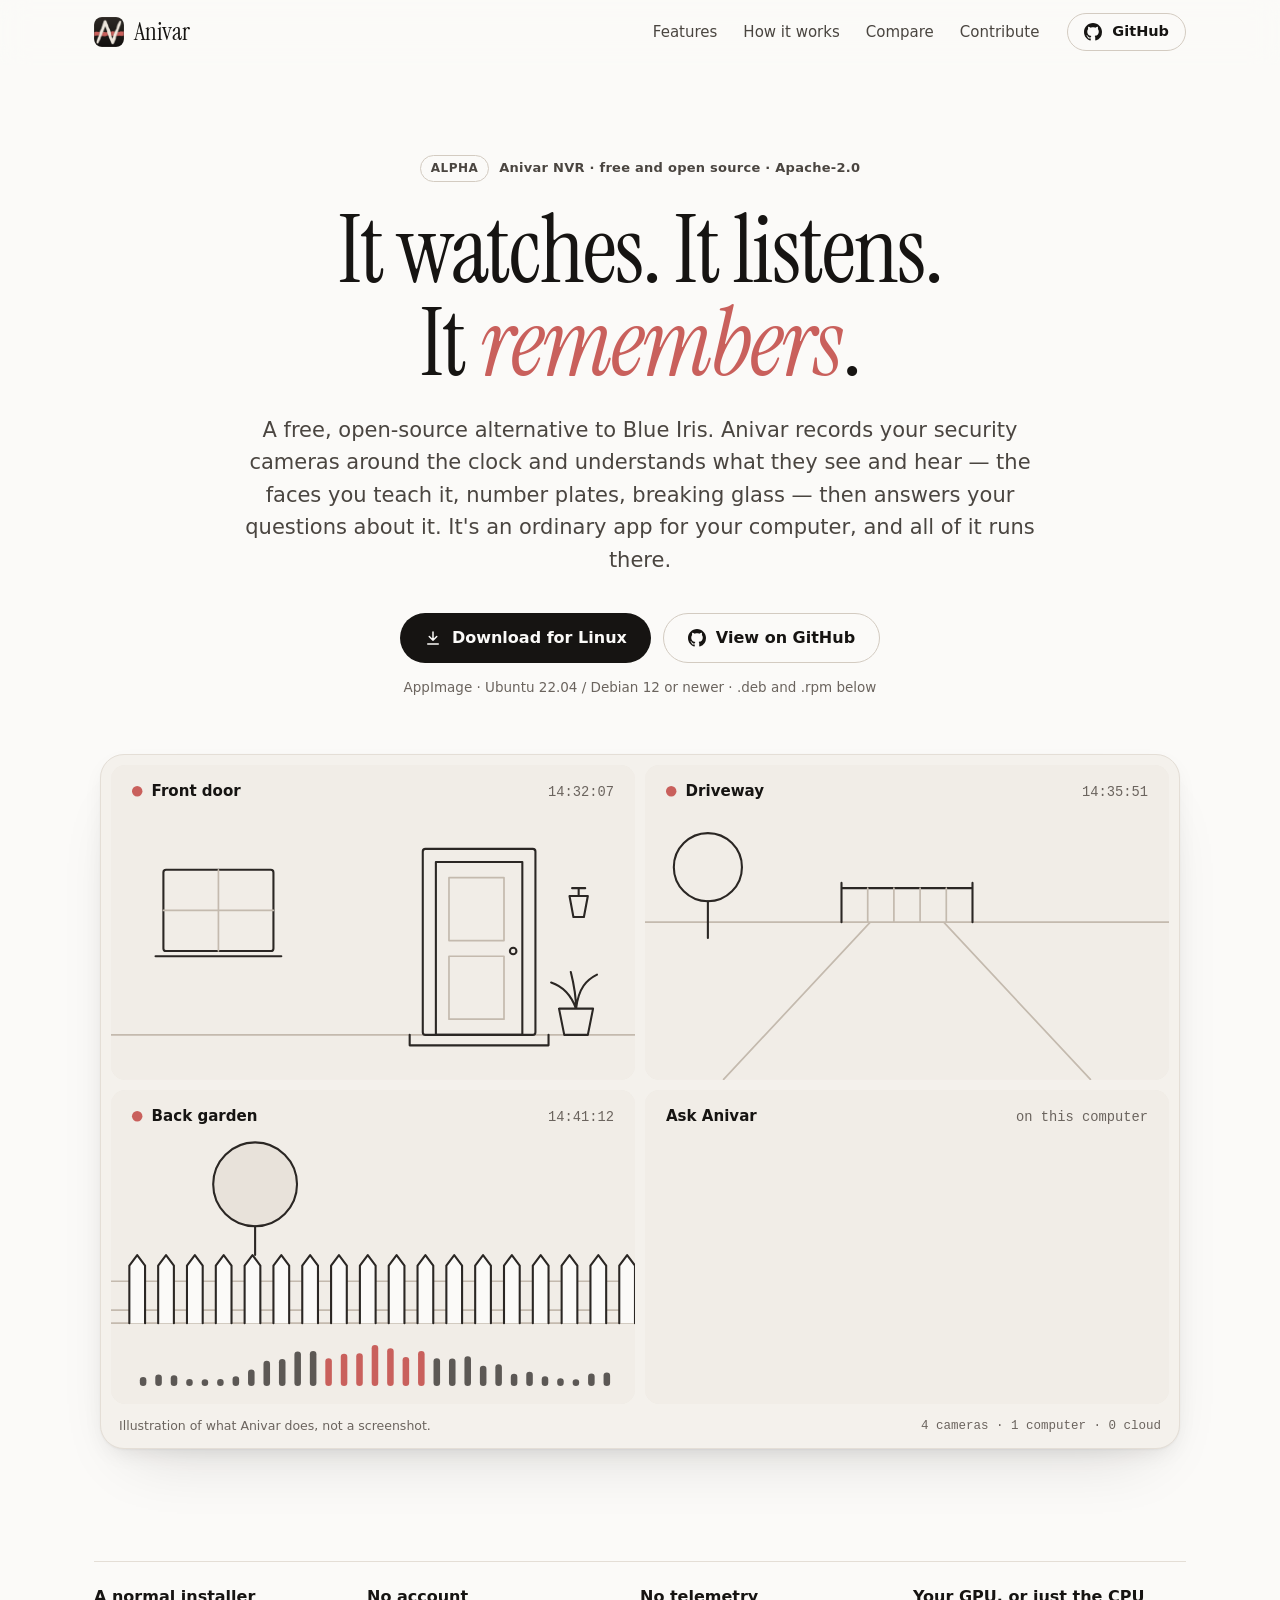
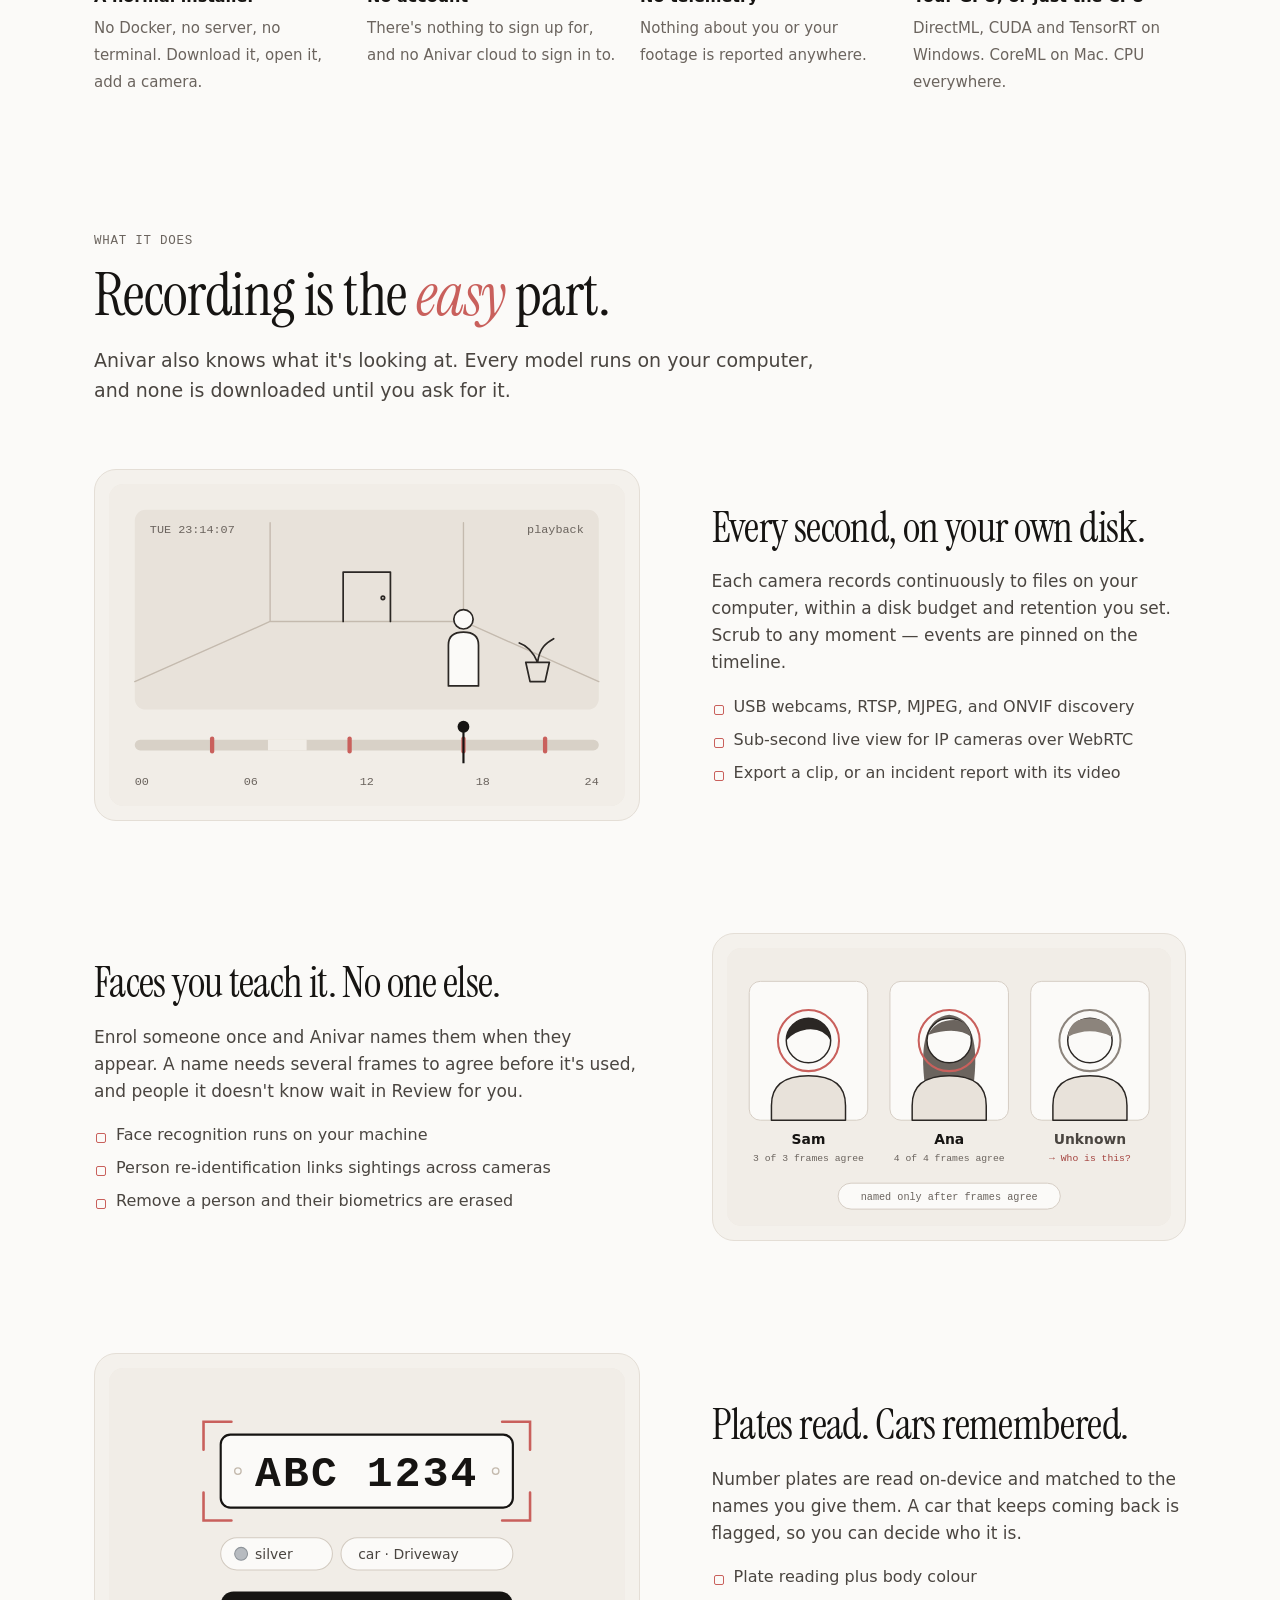
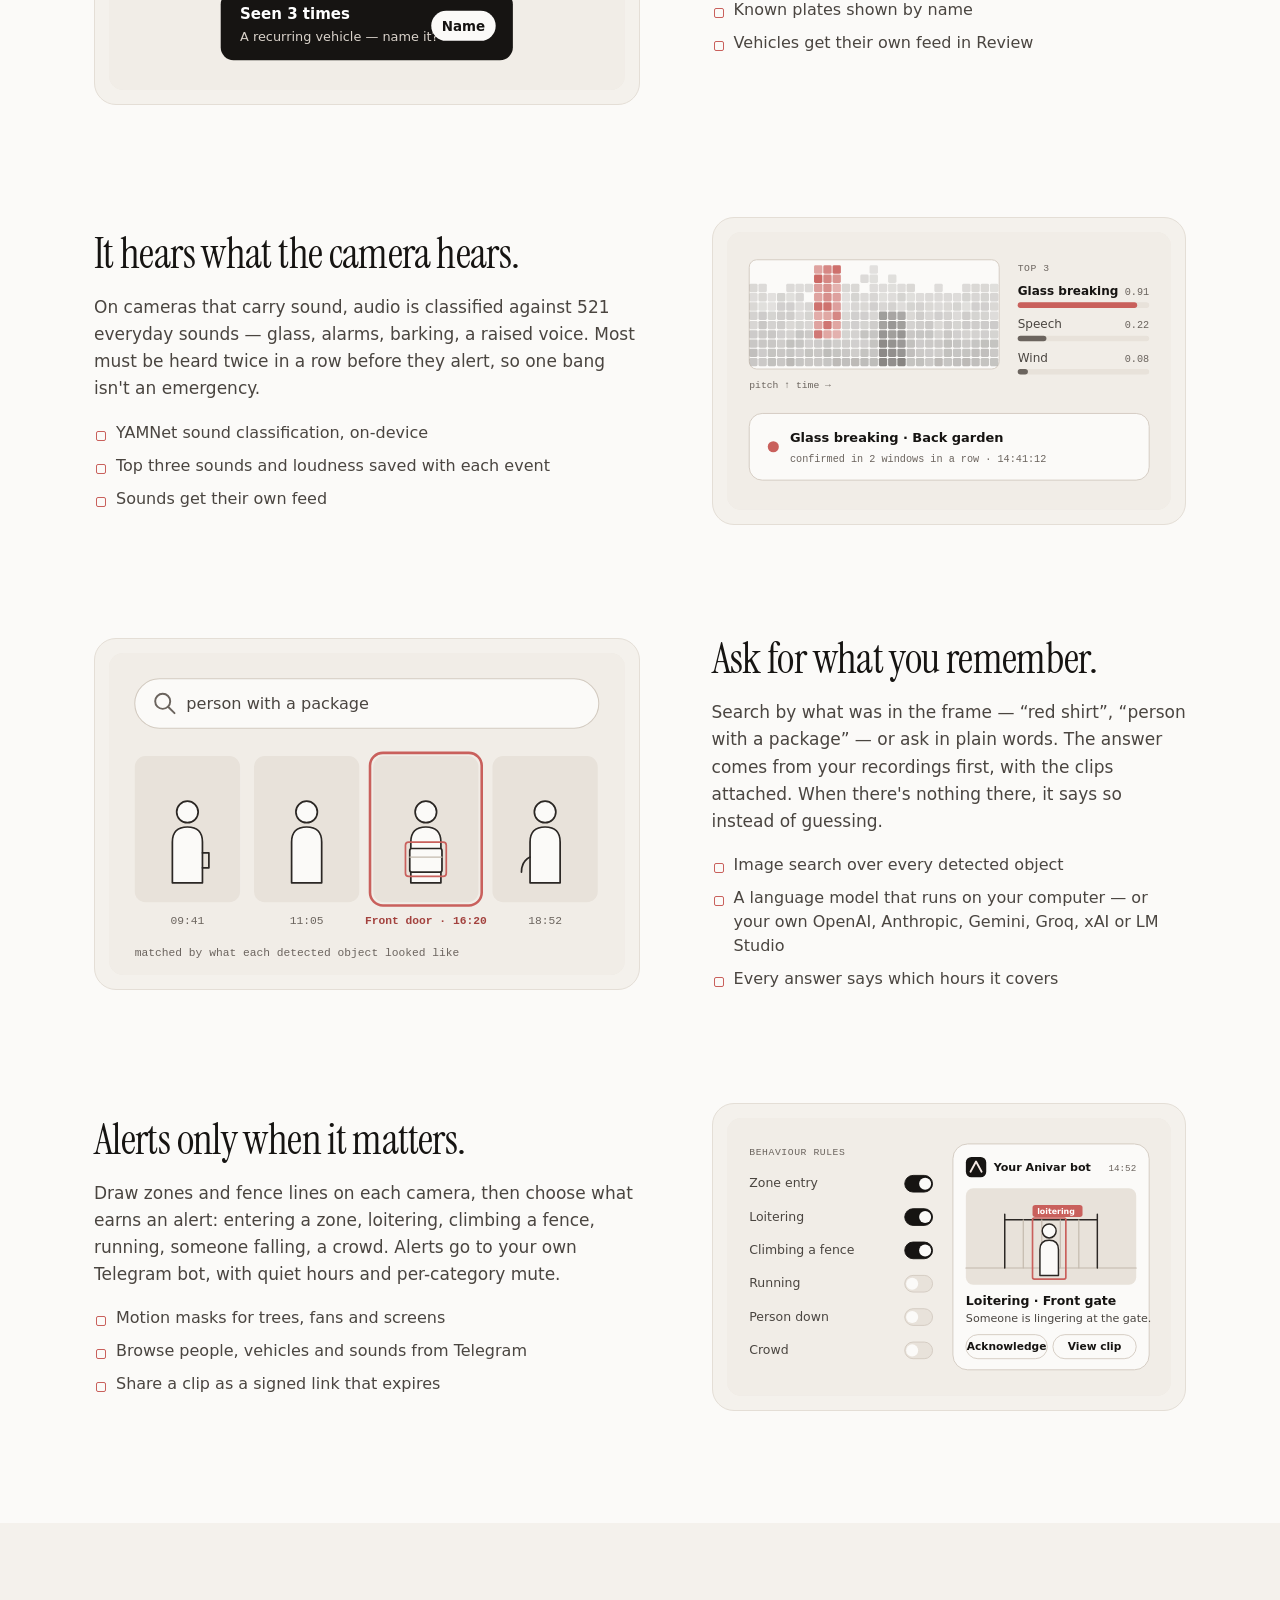
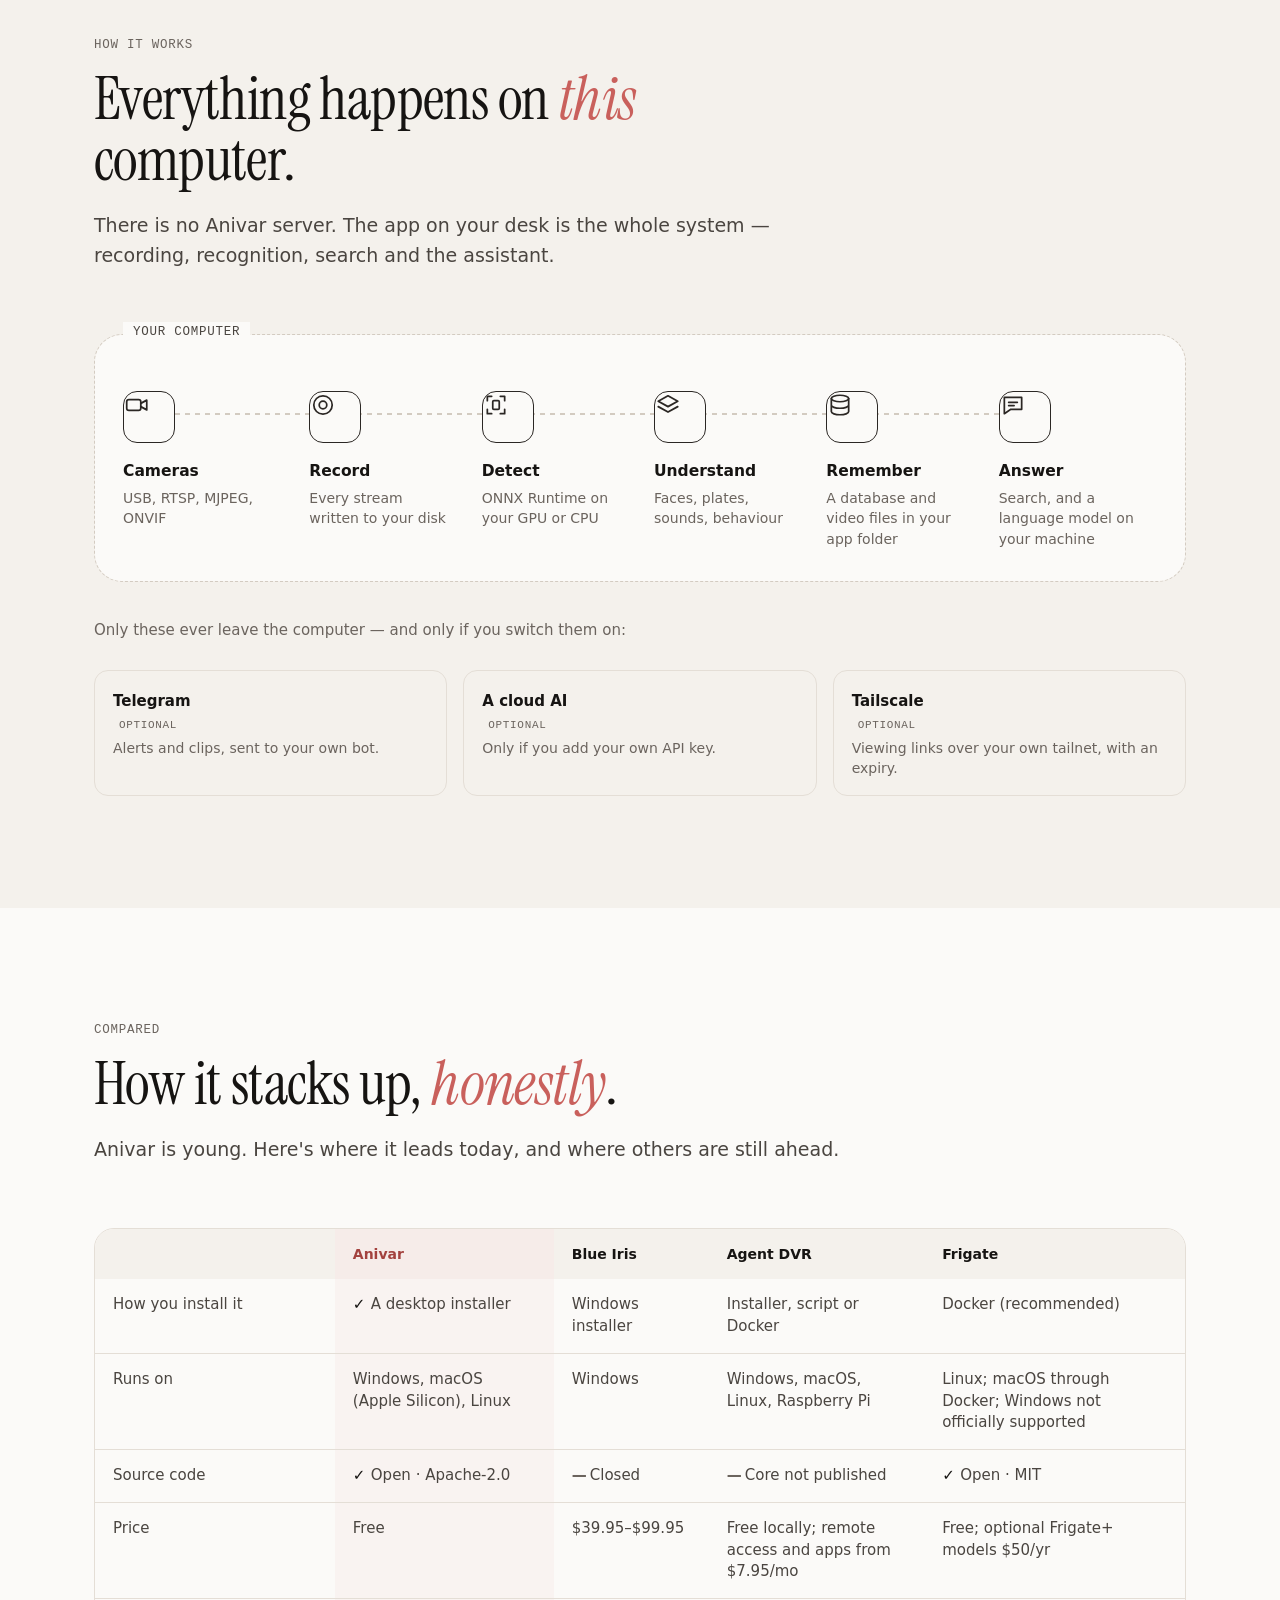
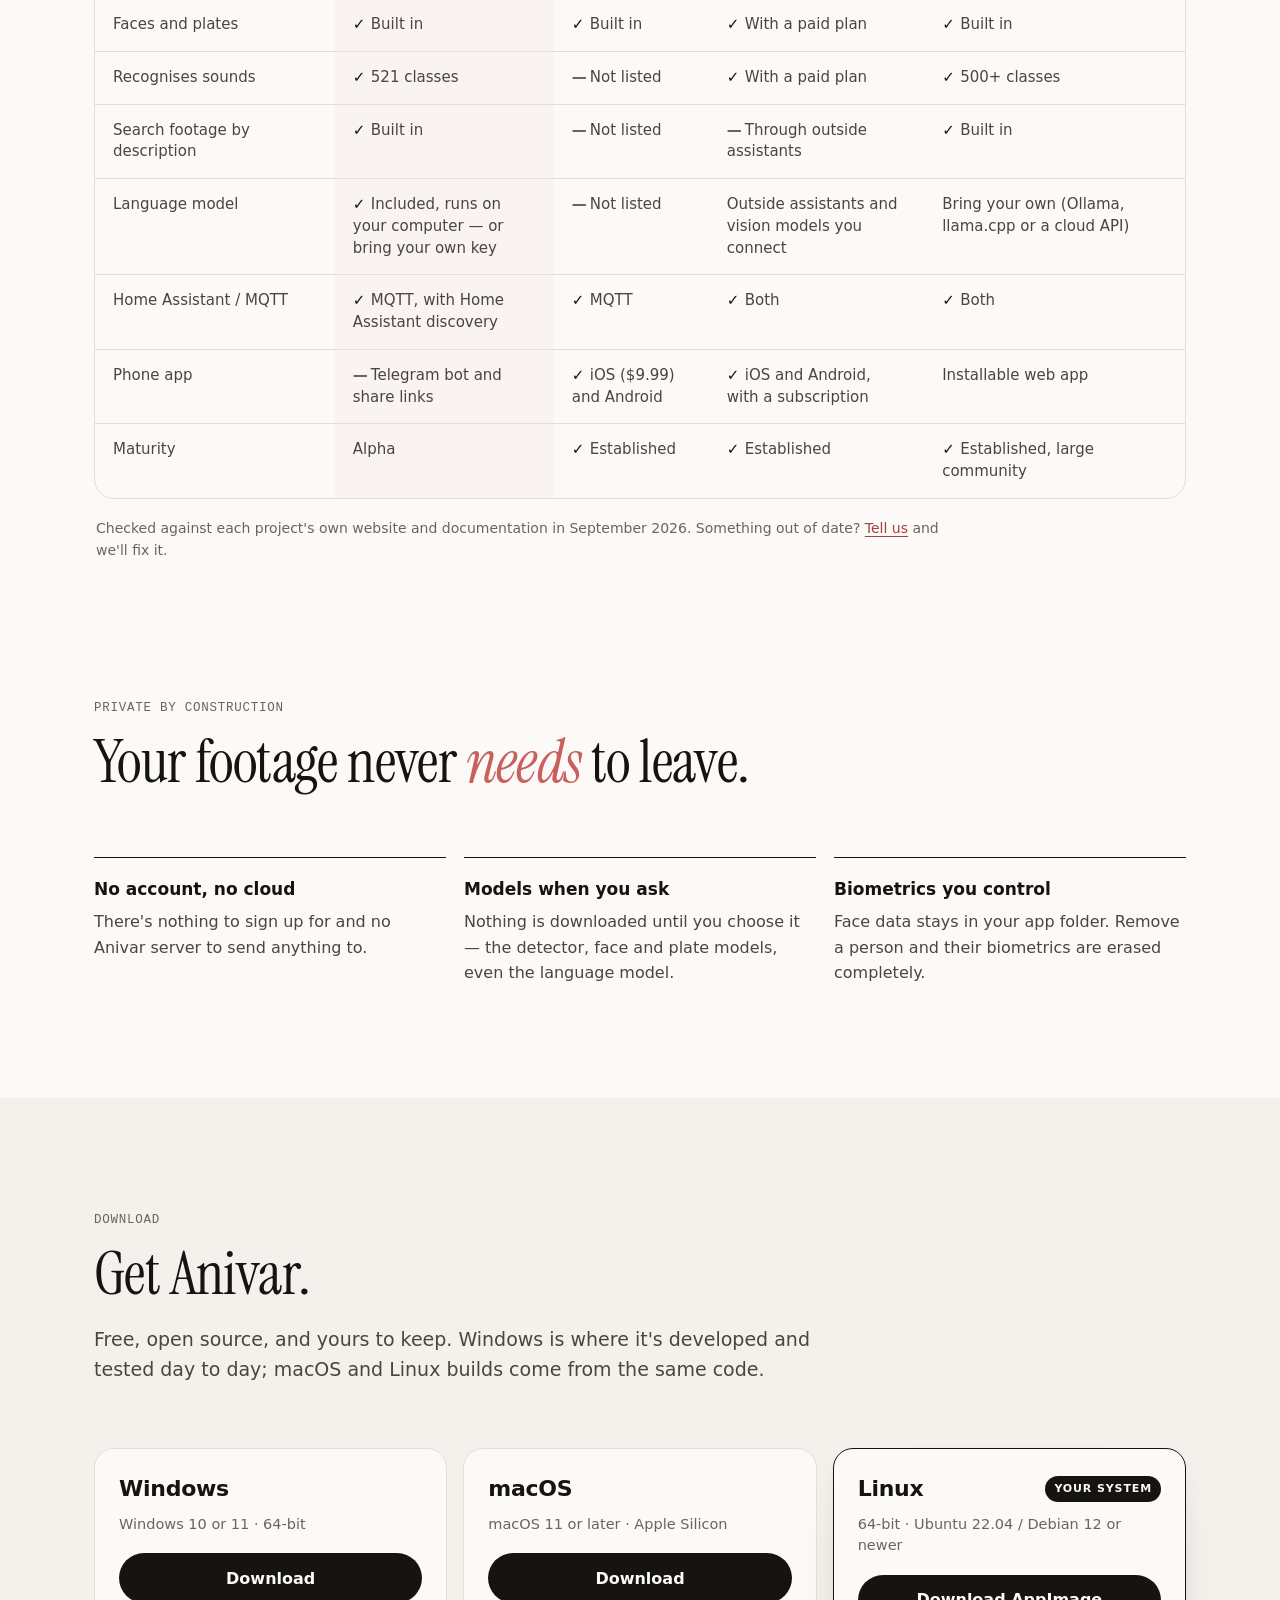
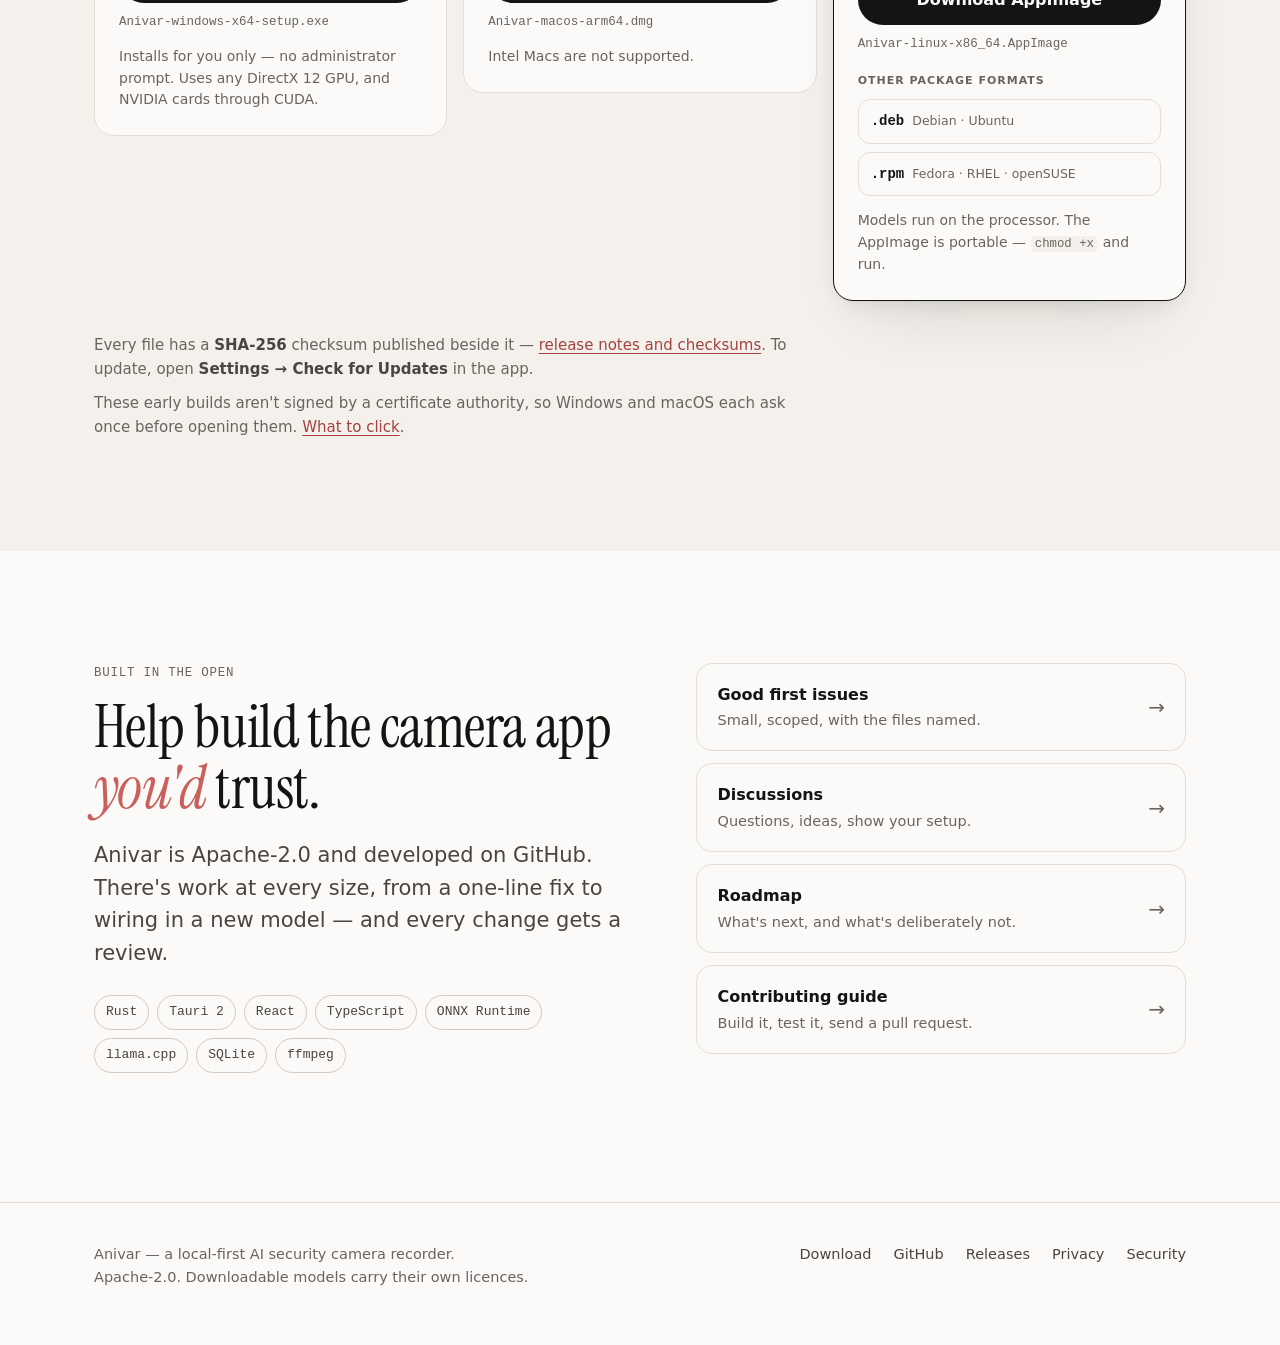
<file: index.html>
<!doctype html>
<html lang="en" class="no-js">
<head>
<meta charset="utf-8">
<meta name="viewport" content="width=device-width,initial-scale=1">
<title>Anivar NVR — a free, open-source Blue Iris alternative with on-device AI</title>
<meta name="description" content="Anivar NVR is a free, open-source Blue Iris alternative for Windows, macOS and Linux: 24/7 recording with on-device AI — faces, number plates, sounds and plain-language search. A normal installer, no Docker, no subscription.">
<link rel="canonical" href="https://anivarhq.github.io/anivar-site/">
<script type="application/ld+json">
{"@context":"https://schema.org","@type":"SoftwareApplication","name":"Anivar NVR",
 "alternateName":"Anivar","applicationCategory":"SecurityApplication",
 "operatingSystem":"Windows 10, Windows 11, macOS 11+ (Apple Silicon), Linux",
 "description":"Free, open-source network video recorder for your own computer, with on-device AI: object detection, face recognition, licence plates, sound classification and plain-language search.",
 "url":"https://anivarhq.github.io/anivar-site/","downloadUrl":"https://github.com/anivarhq/anivar/releases/latest",
 "license":"https://www.apache.org/licenses/LICENSE-2.0","isAccessibleForFree":true,
 "offers":{"@type":"Offer","price":"0","priceCurrency":"USD"},
 "codeRepository":"https://github.com/anivarhq/anivar"}
</script>
<meta name="theme-color" content="#FBFAF8">
<link rel="icon" href="assets/favicon.png" type="image/png">
<link rel="apple-touch-icon" href="assets/logo.png">
<link rel="preload" href="assets/fonts/instrument-serif-latin-400-normal.woff2" as="font" type="font/woff2" crossorigin>
<link rel="stylesheet" href="assets/styles.css">
<meta property="og:type" content="website">
<meta property="og:title" content="Anivar NVR — it watches, it listens, it remembers">
<meta property="og:description" content="AI security cameras on your own computer. Faces, plates, sounds and search — free, open source, no cloud.">
<meta property="og:image" content="https://anivarhq.github.io/anivar-site/assets/og.png">
<meta property="og:url" content="https://anivarhq.github.io/anivar-site/">
<meta name="twitter:card" content="summary_large_image">
<script>document.documentElement.classList.remove('no-js')</script>
</head>
<body>
<a class="skip" href="#main">Skip to content</a>

<header class="nav" id="nav">
  <div class="wrap">
    <a class="brand" href="./" aria-label="Anivar home"><img src="assets/logo.png" alt="" width="30" height="30">Anivar</a>
    <nav aria-label="Sections">
      <a href="#features">Features</a>
      <a href="#how">How it works</a>
      <a href="#compare">Compare</a>
      <a href="#open">Contribute</a>
    </nav>
    <a class="btn btn-line" href="https://github.com/anivarhq/anivar"><svg viewBox="0 0 16 16" aria-hidden="true" fill="currentColor"><path d="M8 0C3.58 0 0 3.58 0 8c0 3.54 2.29 6.53 5.47 7.59.4.07.55-.17.55-.38 0-.19-.01-.82-.01-1.49-2.01.37-2.53-.49-2.69-.94-.09-.23-.48-.94-.82-1.13-.28-.15-.68-.52-.01-.53.63-.01 1.08.58 1.23.82.72 1.21 1.87.87 2.33.66.07-.52.28-.87.51-1.07-1.78-.2-3.64-.89-3.64-3.95 0-.87.31-1.59.82-2.15-.08-.2-.36-1.02.08-2.12 0 0 .67-.21 2.2.82.64-.18 1.32-.27 2-.27.68 0 1.36.09 2 .27 1.53-1.04 2.2-.82 2.2-.82.44 1.1.16 1.92.08 2.12.51.56.82 1.27.82 2.15 0 3.07-1.87 3.75-3.65 3.95.29.25.54.73.54 1.48 0 1.07-.01 1.93-.01 2.2 0 .21.15.46.55.38A8.013 8.013 0 0 0 16 8c0-4.42-3.58-8-8-8z"/></svg>GitHub</a>
  </div>
</header>

<main id="main">

<!-- ═════════════════════════════ HERO ═════════════════════════════ -->
<div class="hero">
  <div class="wrap">
    <p class="eyebrow"><span class="pill">Alpha</span><span id="hero-meta">Anivar NVR · free and open source · Apache-2.0</span></p>
    <h1>It watches. It listens.<br>It <em>remembers</em>.</h1>
    <p class="lede">A free, open-source alternative to Blue Iris. Anivar records your security cameras around the clock and understands what they
      see and hear — the faces you teach it, number plates, breaking glass — then answers your
      questions about it. It's an ordinary app for your computer, and all of it runs there.</p>
    <div class="cta">
      <a class="btn btn-ink" id="cta-get" href="#download"><svg viewBox="0 0 24 24" aria-hidden="true" fill="none" stroke="currentColor" stroke-width="2" stroke-linecap="round" stroke-linejoin="round"><path d="M12 4v11M7 10l5 5 5-5M5 20h14"/></svg><span id="cta-label">Download</span></a>
      <a class="btn btn-line" href="https://github.com/anivarhq/anivar"><svg viewBox="0 0 16 16" aria-hidden="true" fill="currentColor"><path d="M8 0C3.58 0 0 3.58 0 8c0 3.54 2.29 6.53 5.47 7.59.4.07.55-.17.55-.38 0-.19-.01-.82-.01-1.49-2.01.37-2.53-.49-2.69-.94-.09-.23-.48-.94-.82-1.13-.28-.15-.68-.52-.01-.53.63-.01 1.08.58 1.23.82.72 1.21 1.87.87 2.33.66.07-.52.28-.87.51-1.07-1.78-.2-3.64-.89-3.64-3.95 0-.87.31-1.59.82-2.15-.08-.2-.36-1.02.08-2.12 0 0 .67-.21 2.2.82.64-.18 1.32-.27 2-.27.68 0 1.36.09 2 .27 1.53-1.04 2.2-.82 2.2-.82.44 1.1.16 1.92.08 2.12.51.56.82 1.27.82 2.15 0 3.07-1.87 3.75-3.65 3.95.29.25.54.73.54 1.48 0 1.07-.01 1.93-.01 2.2 0 .21.15.46.55.38A8.013 8.013 0 0 0 16 8c0-4.42-3.58-8-8-8z"/></svg>View on GitHub</a>
    </div>
    <p class="cta-req" id="cta-req">Windows, macOS (Apple Silicon) and Linux</p>

    <figure class="wall" data-scene style="margin-bottom:0">
      <div class="wall-grid">
<svg class="scene t1" viewBox="0 0 400 240" role="img" aria-label="Illustration: a front-door camera. A person walks up to the door and is outlined and tagged with the name Sam.">
  <rect class="s-bg" width="400" height="240"/>
  <path class="s-soft" d="M0 206 H400"/>
  <rect class="s-ln" x="40" y="80" width="84" height="62" rx="2"/><path class="s-soft" d="M82 80 V142 M40 111 H124"/><path class="s-ln" d="M34 146 H130"/>
  <rect class="s-ln" x="238" y="64" width="86" height="142" rx="2"/><rect class="s-ln" x="248" y="74" width="66" height="132"/>
  <path class="s-soft" d="M258 86 H300 V134 H258 Z M258 146 H300 V194 H258 Z"/><circle class="s-ln" cx="307" cy="142" r="2.5"/>
  <path class="s-ln" d="M228 206 V214 H334 V206"/>
  <path class="s-ln" d="M352 94 H362 M357 94 V100 M350 100 H364 L361 116 H353 Z"/>
  <path class="s-ln" d="M346 206 L342 186 H368 L364 206 Z M355 186 C350 172 342 168 336 166 M355 186 C357 170 363 164 371 160 M355 186 C355 174 353 166 351 158"/>
  <g class="walk-in">
    <path class="s-ln s-paper" d="M162 206 V148 Q162 126 181 126 Q200 126 200 148 V206 Z"/>
    <path class="s-soft" d="M181 172 V206"/>
    <circle class="s-ln s-paper" cx="181" cy="106" r="13"/>
  </g>
  <rect class="scan" x="0" y="30" width="400" height="2" fill="#C9605C" style="opacity:0"/>
  <rect class="s-red draw" pathLength="100" x="150" y="84" width="62" height="126" rx="3"/>
  <g class="pop"><rect class="s-redf" x="150" y="62" width="86" height="18" rx="4"/><text class="s-wt" x="158" y="75" font-size="11">Sam · person</text></g>
  <circle class="s-redf rec" cx="20" cy="20" r="4"/><text class="s-tb" x="31" y="24" font-size="11.5">Front door</text><text class="s-m" x="384" y="24" font-size="10.5" text-anchor="end">14:32:07</text>
</svg>
<svg class="scene t2" viewBox="0 0 400 240" role="img" aria-label="Illustration: a driveway camera. A car drives up, its number plate is boxed and read as ABC 1234, and the car is noted as silver.">
  <rect class="s-bg" width="400" height="240"/>
  <path class="s-soft" d="M0 120 H400 M60 240 L172 120 M340 240 L228 120"/>
  <path class="s-ln" d="M150 120 V90 M250 120 V90 M150 94 H250"/><path class="s-soft" d="M170 94 V120 M190 94 V120 M210 94 V120 M230 94 V120"/>
  <circle class="s-ln" cx="48" cy="78" r="26"/><path class="s-ln" d="M48 104 V132"/>
  <g class="approach">
    <path class="s-ln s-paper" d="M150 134 L162 106 Q165 100 172 100 H228 Q235 100 238 106 L250 134 Z"/>
    <path class="s-soft" d="M161 130 L169 110 H231 L239 130 Z"/>
    <path class="s-ln s-paper" d="M118 180 V152 Q118 136 134 134 H266 Q282 136 282 152 V180 Q282 188 274 188 H126 Q118 188 118 180 Z"/>
    <rect class="s-ln" x="130" y="146" width="30" height="10" rx="5"/><rect class="s-ln" x="240" y="146" width="30" height="10" rx="5"/>
    <path class="s-soft" d="M176 148 H224 M176 153 H224"/>
    <rect class="s-ln s-paper" x="176" y="162" width="48" height="16" rx="2"/>
    <text x="200" y="173.5" font-size="8.5" text-anchor="middle" font-family="ui-monospace,Consolas,monospace" font-weight="700" fill="#161412">ABC 1234</text>
    <rect class="s-ln s-tile2" x="128" y="188" width="20" height="14" rx="3"/><rect class="s-ln s-tile2" x="252" y="188" width="20" height="14" rx="3"/>
  </g>
  <rect class="s-red draw" pathLength="100" x="170" y="157" width="60" height="26" rx="3"/>
  <g class="pop">
    <path d="M230 170 H290" stroke="#C9605C" stroke-width="1.5"/>
    <rect x="290" y="146" width="98" height="48" rx="7" fill="#FBFAF8" stroke="#C9605C" stroke-width="1.5"/>
    <text x="300" y="166" font-size="13.5" font-family="ui-monospace,Consolas,monospace" font-weight="700" fill="#161412">ABC 1234</text>
    <rect class="typed" x="298" y="153" width="86" height="17" fill="#FBFAF8"/>
    <circle cx="305" cy="181" r="4.5" fill="#B7BBC0" stroke="#8E949A"/><text class="s-t" x="315" y="185" font-size="11">silver car</text>
  </g>
  <circle class="s-redf rec" cx="20" cy="20" r="4"/><text class="s-tb" x="31" y="24" font-size="11.5">Driveway</text><text class="s-m" x="384" y="24" font-size="10.5" text-anchor="end">14:35:51</text>
</svg>
<svg class="scene t3" viewBox="0 0 400 240" role="img" aria-label="Illustration: a back-garden camera with sound. A waveform spikes and the sound is identified as glass breaking, score 0.91, heard twice.">
  <rect class="s-bg" width="400" height="240"/>
  <path class="s-soft" d="M0 178 H400"/>
  <path class="s-soft" d="M0 146 H400 M0 168 H400"/>
  <path class="s-ln s-paper" d="M14 178 V134 L20 126 L26 134 V178 M36 178 V134 L42 126 L48 134 V178 M58 178 V134 L64 126 L70 134 V178 M80 178 V134 L86 126 L92 134 V178 M102 178 V134 L108 126 L114 134 V178 M124 178 V134 L130 126 L136 134 V178 M146 178 V134 L152 126 L158 134 V178 M168 178 V134 L174 126 L180 134 V178 M190 178 V134 L196 126 L202 134 V178 M212 178 V134 L218 126 L224 134 V178 M234 178 V134 L240 126 L246 134 V178 M256 178 V134 L262 126 L268 134 V178 M278 178 V134 L284 126 L290 134 V178 M300 178 V134 L306 126 L312 134 V178 M322 178 V134 L328 126 L334 134 V178 M344 178 V134 L350 126 L356 134 V178 M366 178 V134 L372 126 L378 134 V178 M388 178 V134 L394 126 L400 134 V178 "/>
  <circle class="s-ln s-tile2" cx="110" cy="72" r="32"/><path class="s-ln" d="M110 104 V126"/>
  <rect class="eq" x="22.0" y="219.1" width="5" height="6.9" rx="2.5" fill="#2B2724" style="animation-delay:-0.14s;opacity:0.75"/><rect class="eq" x="33.8" y="217.1" width="5" height="8.9" rx="2.5" fill="#2B2724" style="animation-delay:-0.07s;opacity:0.75"/><rect class="eq" x="45.6" y="217.8" width="5" height="8.2" rx="2.5" fill="#2B2724" style="animation-delay:-0.33s;opacity:0.75"/><rect class="eq" x="57.4" y="220.7" width="5" height="5.3" rx="2.5" fill="#2B2724" style="animation-delay:-0.46s;opacity:0.75"/><rect class="eq" x="69.2" y="220.8" width="5" height="5.2" rx="2.5" fill="#2B2724" style="animation-delay:-0.39s;opacity:0.75"/><rect class="eq" x="81.0" y="220.6" width="5" height="5.4" rx="2.5" fill="#2B2724" style="animation-delay:-0.08s;opacity:0.75"/><rect class="eq" x="92.8" y="218.5" width="5" height="7.5" rx="2.5" fill="#2B2724" style="animation-delay:-0.74s;opacity:0.75"/><rect class="eq" x="104.6" y="213.4" width="5" height="12.6" rx="2.5" fill="#2B2724" style="animation-delay:-0.20s;opacity:0.75"/><rect class="eq" x="116.4" y="206.6" width="5" height="19.4" rx="2.5" fill="#2B2724" style="animation-delay:-0.85s;opacity:0.75"/><rect class="eq" x="128.2" y="205.4" width="5" height="20.6" rx="2.5" fill="#2B2724" style="animation-delay:-0.36s;opacity:0.75"/><rect class="eq" x="140.0" y="199.7" width="5" height="26.3" rx="2.5" fill="#2B2724" style="animation-delay:-0.04s;opacity:0.75"/><rect class="eq" x="151.8" y="199.2" width="5" height="26.8" rx="2.5" fill="#2B2724" style="animation-delay:-0.26s;opacity:0.75"/><rect class="eq" x="163.6" y="204.7" width="5" height="21.3" rx="2.5" fill="#C9605C" style="animation-delay:-0.11s;opacity:1"/><rect class="eq" x="175.4" y="201.3" width="5" height="24.7" rx="2.5" fill="#C9605C" style="animation-delay:-0.73s;opacity:1"/><rect class="eq" x="187.2" y="200.9" width="5" height="25.1" rx="2.5" fill="#C9605C" style="animation-delay:-0.52s;opacity:1"/><rect class="eq" x="199.0" y="194.6" width="5" height="31.4" rx="2.5" fill="#C9605C" style="animation-delay:-0.34s;opacity:1"/><rect class="eq" x="210.8" y="197.2" width="5" height="28.8" rx="2.5" fill="#C9605C" style="animation-delay:-0.06s;opacity:1"/><rect class="eq" x="222.6" y="203.8" width="5" height="22.2" rx="2.5" fill="#C9605C" style="animation-delay:-0.19s;opacity:1"/><rect class="eq" x="234.4" y="199.3" width="5" height="26.7" rx="2.5" fill="#C9605C" style="animation-delay:-0.38s;opacity:1"/><rect class="eq" x="246.2" y="204.7" width="5" height="21.3" rx="2.5" fill="#2B2724" style="animation-delay:-0.53s;opacity:0.75"/><rect class="eq" x="258.0" y="205.0" width="5" height="21.0" rx="2.5" fill="#2B2724" style="animation-delay:-0.27s;opacity:0.75"/><rect class="eq" x="269.8" y="203.3" width="5" height="22.7" rx="2.5" fill="#2B2724" style="animation-delay:-0.63s;opacity:0.75"/><rect class="eq" x="281.6" y="210.5" width="5" height="15.5" rx="2.5" fill="#2B2724" style="animation-delay:-0.52s;opacity:0.75"/><rect class="eq" x="293.4" y="209.3" width="5" height="16.7" rx="2.5" fill="#2B2724" style="animation-delay:-0.79s;opacity:0.75"/><rect class="eq" x="305.2" y="216.6" width="5" height="9.4" rx="2.5" fill="#2B2724" style="animation-delay:-0.26s;opacity:0.75"/><rect class="eq" x="317.0" y="215.1" width="5" height="10.9" rx="2.5" fill="#2B2724" style="animation-delay:-0.11s;opacity:0.75"/><rect class="eq" x="328.8" y="218.5" width="5" height="7.5" rx="2.5" fill="#2B2724" style="animation-delay:-0.68s;opacity:0.75"/><rect class="eq" x="340.6" y="220.1" width="5" height="5.9" rx="2.5" fill="#2B2724" style="animation-delay:-0.44s;opacity:0.75"/><rect class="eq" x="352.4" y="220.8" width="5" height="5.2" rx="2.5" fill="#2B2724" style="animation-delay:-0.60s;opacity:0.75"/><rect class="eq" x="364.2" y="216.4" width="5" height="9.6" rx="2.5" fill="#2B2724" style="animation-delay:-0.52s;opacity:0.75"/><rect class="eq" x="376.0" y="215.7" width="5" height="10.3" rx="2.5" fill="#2B2724" style="animation-delay:-0.28s;opacity:0.75"/>
  <g class="pop">
    <rect x="224" y="40" width="160" height="50" rx="10" fill="#FBFAF8" stroke="#D3CBC1"/>
    <path d="M238 60 h5 l7 -6 v20 l-7 -6 h-5 z M255 58 q4 6 0 12 M259 54 q8 10 0 20" fill="none" stroke="#C9605C" stroke-width="1.6" stroke-linecap="round" stroke-linejoin="round"/>
    <text class="s-tb" x="270" y="61" font-size="12.5">Glass breaking</text>
    <text class="s-m" x="270" y="78" font-size="10.5">0.91 · heard twice</text>
  </g>
  <circle class="s-redf rec" cx="20" cy="20" r="4"/><text class="s-tb" x="31" y="24" font-size="11.5">Back garden</text><text class="s-m" x="384" y="24" font-size="10.5" text-anchor="end">14:41:12</text>
</svg>
<svg class="scene t4" viewBox="0 0 400 240" role="img" aria-label="Illustration: asking Anivar 'Anyone at the front door last night?'. It answers with one visit at 23:14, the hours it searched, and the clip.">
  <rect class="s-bg" width="400" height="240"/>
  <text class="s-tb" x="16" y="24" font-size="11.5">Ask Anivar</text><text class="s-m" x="384" y="24" font-size="10.5" text-anchor="end">on this computer</text>
  <g class="bubble">
    <rect x="120" y="40" width="264" height="32" rx="16" fill="#161412"/>
    <text class="s-wt" x="136" y="60.5" font-size="12" font-weight="500">Anyone at the front door last night?</text>
    <rect class="type-cover" x="132" y="46" width="244" height="20" fill="#161412"/>
  </g>
  <g class="dots" style="opacity:0"><circle cx="24" cy="98" r="3" fill="#6B645E"/><circle cx="34" cy="98" r="3" fill="#6B645E"/><circle cx="44" cy="98" r="3" fill="#6B645E"/></g>
  <g class="pop">
    <text class="s-tb" x="18" y="100" font-size="13">One visit, at 23:14 — the front door.</text>
    <text class="s-m" x="18" y="118" font-size="10.5">searched 18:00 – 06:00 · 1 clip</text>
  </g>
  <g class="pop-late">
    <rect x="18" y="132" width="226" height="92" rx="10" fill="#FBFAF8" stroke="#D3CBC1"/>
    <rect x="26" y="140" width="96" height="76" rx="6" fill="#E8E2DA"/>
    <path d="M78 216 V158 H108 V216" fill="none" stroke="#2B2724" stroke-width="1.2"/>
    <path d="M50 216 V190 Q50 180 58 180 Q66 180 66 190 V216 Z" fill="#FBFAF8" stroke="#2B2724" stroke-width="1.2"/>
    <circle cx="58" cy="172" r="6" fill="#FBFAF8" stroke="#2B2724" stroke-width="1.2"/>
    <rect x="45" y="162" width="26" height="56" rx="2" fill="none" stroke="#C9605C" stroke-width="1.5"/>
    <circle cx="96" cy="190" r="11" fill="#FBFAF8" opacity=".95"/><path d="M93 185 L101 190 L93 195 Z" fill="#161412"/>
    <text class="s-tb" x="134" y="160" font-size="12">Front door</text>
    <text class="s-m" x="134" y="178" font-size="10.5">23:14 · 0:42</text>
    <text class="s-m" x="134" y="196" font-size="10.5">person</text>
    <rect x="254" y="132" width="130" height="92" rx="10" fill="#FBFAF8" stroke="#D3CBC1"/>
    <circle cx="280" cy="162" r="14" fill="#E8E2DA" stroke="#2B2724" stroke-width="1.2"/>
    <text class="s-tb" x="302" y="159" font-size="12">Unknown</text>
    <text class="s-m" x="302" y="175" font-size="10.5">seen once</text>
    <text x="268" y="206" font-size="11.5" font-family="-apple-system,'Segoe UI',system-ui,sans-serif" font-weight="600" fill="#A3423E">Name them →</text>
  </g>
</svg>
      </div>
      <figcaption class="wall-cap"><span>Illustration of what Anivar does, not a screenshot.</span><span>4 cameras · 1 computer · 0 cloud</span></figcaption>
    </figure>
  </div>
</div>

<!-- ═══════════════════════════ PROMISE ═══════════════════════════ -->
<div class="promise">
  <div class="wrap">
    <ul>
      <li><b>A normal installer</b><span>No Docker, no server, no terminal. Download it, open it, add a camera.</span></li>
      <li><b>No account</b><span>There's nothing to sign up for, and no Anivar cloud to sign in to.</span></li>
      <li><b>No telemetry</b><span>Nothing about you or your footage is reported anywhere.</span></li>
      <li><b>Your GPU, or just the CPU</b><span>DirectML, CUDA and TensorRT on Windows. CoreML on Mac. CPU everywhere.</span></li>
    </ul>
  </div>
</div>

<!-- ═══════════════════════════ FEATURES ══════════════════════════ -->
<section id="features">
  <div class="wrap">
    <div class="head rise">
      <p class="kicker">What it does</p>
      <h2>Recording is the <em>easy</em> part.</h2>
      <p>Anivar also knows what it's looking at. Every model runs on your computer, and none is
         downloaded until you ask for it.</p>
    </div>

    <div class="feats">
      <article class="feat">
        <div class="feat-art rise" data-scene><svg class="scene" viewBox="0 0 480 300" role="img" aria-label="Illustration: scrubbing a day of recording. A playhead moves along a 24-hour timeline with event markers and a gap, and the video frame above follows it.">
  <rect class="s-bg" width="480" height="300"/>
  <rect x="24" y="24" width="432" height="186" rx="10" fill="#E8E2DA"/>
  <path class="s-soft" d="M24 184 L150 128 H330 L456 184 M150 128 V36 M330 128 V36"/>
  <path class="s-ln" d="M218 128 V82 H262 V128"/><circle class="s-ln" cx="255" cy="106" r="1.6"/>
  <path class="s-ln" d="M392 184 L388 166 H410 L406 184 Z M399 166 C394 154 388 150 382 148 M399 166 C401 152 407 148 414 144"/>
  <g class="walker">
    <path class="s-ln s-paper" d="M316 188 V150 Q316 138 330 138 Q344 138 344 150 V188 Z"/>
    <circle class="s-ln s-paper" cx="330" cy="126" r="9"/>
  </g>
  <text class="s-m" x="38" y="46" font-size="11">TUE 23:14:07</text>
  <text class="s-m" x="442" y="46" font-size="11" text-anchor="end">playback</text>
  <rect x="24" y="238" width="432" height="10" rx="5" fill="#D8D1C7"/>
  <rect x="148" y="238" width="36" height="10" fill="#F1EDE7"/>
  <rect x="94" y="235" width="4" height="16" rx="2" fill="#C9605C"/>
  <rect x="222" y="235" width="4" height="16" rx="2" fill="#C9605C"/>
  <rect class="ev-pin" x="328" y="235" width="4" height="16" rx="2" fill="#C9605C"/>
  <rect x="404" y="235" width="4" height="16" rx="2" fill="#C9605C"/>
  <g class="playhead"><path d="M330 226 V260" stroke="#161412" stroke-width="2"/><circle cx="330" cy="226" r="5.5" fill="#161412"/></g>
  <text class="s-m" x="24" y="280" font-size="11">00</text><text class="s-m" x="132" y="280" font-size="11" text-anchor="middle">06</text>
  <text class="s-m" x="240" y="280" font-size="11" text-anchor="middle">12</text><text class="s-m" x="348" y="280" font-size="11" text-anchor="middle">18</text>
  <text class="s-m" x="456" y="280" font-size="11" text-anchor="end">24</text>
</svg></div>
        <div class="rise">
          <h3>Every second, on your own disk.</h3>
          <p>Each camera records continuously to files on your computer, within a disk budget and
             retention you set. Scrub to any moment — events are pinned on the timeline.</p>
          <ul>
            <li>USB webcams, RTSP, MJPEG, and ONVIF discovery</li>
            <li>Sub-second live view for IP cameras over WebRTC</li>
            <li>Export a clip, or an incident report with its video</li>
          </ul>
        </div>
      </article>

      <article class="feat">
        <div class="feat-art rise" data-scene><svg class="scene" viewBox="0 0 480 300" role="img" aria-label="Illustration: three faces. Two are ringed and named Sam and Ana after several frames agree; the third is marked unknown and sent to Review.">
  <rect class="s-bg" width="480" height="300"/>
  <rect x="24" y="36" width="128" height="150" rx="12" fill="#FBFAF8" stroke="#D3CBC1"/><path class="s-ln s-tile2" d="M48 186 V170 Q48 138 88 138 Q128 138 128 170 V186 Z"/><circle class="s-ln s-paper" cx="88" cy="100" r="24"/><path d="M64 100 A24 24 0 0 1 112 100 Q104 86 86 88 Q72 90 64 100 Z" fill="#2B2724"/><circle class="s-red ring1" pathLength="100" cx="88" cy="100" r="33" style="stroke:#C9605C"/>
  <rect x="176" y="36" width="128" height="150" rx="12" fill="#FBFAF8" stroke="#D3CBC1"/><path d="M214 150 Q204 76 240 72 Q276 76 266 150 Q240 160 214 150 Z" fill="#6B645E"/><path class="s-ln s-tile2" d="M200 186 V170 Q200 138 240 138 Q280 138 280 170 V186 Z"/><circle class="s-ln s-paper" cx="240" cy="100" r="24"/><path d="M217 94 Q226 76 250 78 Q262 82 264 96 Q248 84 217 94 Z" fill="#6B645E"/><circle class="s-red ring2" pathLength="100" cx="240" cy="100" r="33" style="stroke:#C9605C"/>
  <rect x="328" y="36" width="128" height="150" rx="12" fill="#FBFAF8" stroke="#D3CBC1"/><path class="s-ln s-tile2" d="M352 186 V170 Q352 138 392 138 Q432 138 432 170 V186 Z"/><circle class="s-ln s-paper" cx="392" cy="100" r="24"/><path d="M368 96 Q370 76 392 76 Q414 76 416 96 Q404 90 392 90 Q380 90 368 96 Z" fill="#8C847C"/><circle class="s-red ring3" pathLength="100" cx="392" cy="100" r="33" style="stroke:#8C847C"/>
  <g class="name1"><text class="s-tb" x="88" y="212" font-size="15" text-anchor="middle">Sam</text><text class="s-m" x="88" y="230" font-size="10.5" text-anchor="middle">3 of 3 frames agree</text></g>
  <g class="name2"><text class="s-tb" x="240" y="212" font-size="15" text-anchor="middle">Ana</text><text class="s-m" x="240" y="230" font-size="10.5" text-anchor="middle">4 of 4 frames agree</text></g>
  <g class="name3"><text class="s-t" x="392" y="212" font-size="15" text-anchor="middle" font-weight="600">Unknown</text><text x="392" y="230" font-size="10.5" text-anchor="middle" font-family="ui-monospace,Consolas,monospace" fill="#A3423E">→ Who is this?</text></g>
  <g class="name4"><rect x="120" y="254" width="240" height="28" rx="14" fill="#FBFAF8" stroke="#D3CBC1"/><text class="s-m" x="240" y="272" font-size="11" text-anchor="middle">named only after frames agree</text></g>
</svg></div>
        <div class="rise">
          <h3>Faces you teach it. No one else.</h3>
          <p>Enrol someone once and Anivar names them when they appear. A name needs several frames
             to agree before it's used, and people it doesn't know wait in Review for you.</p>
          <ul>
            <li>Face recognition runs on your machine</li>
            <li>Person re-identification links sightings across cameras</li>
            <li>Remove a person and their biometrics are erased</li>
          </ul>
        </div>
      </article>

      <article class="feat">
        <div class="feat-art rise" data-scene><svg class="scene" viewBox="0 0 480 300" role="img" aria-label="Illustration: a number plate read character by character as ABC 1234, noted as a silver car on the driveway, and a prompt that the car has been seen three times.">
  <rect class="s-bg" width="480" height="300"/>
  <path d="M88 76 V50 H114 M366 50 H392 V76 M392 116 V142 H366 M114 142 H88 V116" fill="none" stroke="#C9605C" stroke-width="2.4" stroke-linecap="round"/>
  <rect x="104" y="62" width="272" height="68" rx="9" fill="#FBFAF8" stroke="#161412" stroke-width="2"/>
  <circle class="s-soft" cx="120" cy="96" r="3"/><circle class="s-soft" cx="360" cy="96" r="3"/>
  <text x="240" y="110" font-size="40" text-anchor="middle" font-family="ui-monospace,'Cascadia Mono',Consolas,monospace" font-weight="700" fill="#161412" letter-spacing="2">ABC 1234</text>
  <rect class="plate-type" x="134" y="70" width="212" height="52" fill="#FBFAF8"/>
  <g class="pop">
    <rect x="104" y="158" width="104" height="30" rx="15" fill="#FBFAF8" stroke="#D3CBC1"/><circle cx="123" cy="173" r="6" fill="#B7BBC0" stroke="#8E949A"/><text class="s-t" x="136" y="178" font-size="13">silver</text>
    <rect x="216" y="158" width="160" height="30" rx="15" fill="#FBFAF8" stroke="#D3CBC1"/><text class="s-t" x="232" y="178" font-size="13">car · Driveway</text>
  </g>
  <g class="pop-late">
    <rect x="104" y="208" width="272" height="64" rx="12" fill="#161412"/>
    <text class="s-wt" x="122" y="234" font-size="14">Seen 3 times</text>
    <text x="122" y="254" font-size="12" fill="#D9D2CA" font-family="-apple-system,'Segoe UI',system-ui,sans-serif">A recurring vehicle — name it?</text>
    <rect x="300" y="226" width="60" height="28" rx="14" fill="#FBFAF8"/><text class="s-tb" x="330" y="244.5" font-size="12.5" text-anchor="middle">Name</text>
  </g>
</svg></div>
        <div class="rise">
          <h3>Plates read. Cars remembered.</h3>
          <p>Number plates are read on-device and matched to the names you give them. A car that
             keeps coming back is flagged, so you can decide who it is.</p>
          <ul>
            <li>Plate reading plus body colour</li>
            <li>Known plates shown by name</li>
            <li>Vehicles get their own feed in Review</li>
          </ul>
        </div>
      </article>

      <article class="feat">
        <div class="feat-art rise" data-scene><svg class="scene" viewBox="0 0 480 300" role="img" aria-label="Illustration: a scrolling spectrogram of the camera's sound. The top three classes are glass breaking 0.91, speech 0.22 and wind 0.08, and an alert confirms glass breaking after two windows in a row.">
  <rect class="s-bg" width="480" height="300"/>
  <defs><clipPath id="specclip"><rect x="24" y="30" width="270" height="118" rx="8"/></clipPath></defs>
  <rect x="24" y="30" width="270" height="118" rx="8" fill="#FBFAF8" stroke="#D3CBC1"/>
  <g clip-path="url(#specclip)"><g class="spec"><rect x="24" y="56" width="9" height="9" rx="1.5" fill="#2B2724" opacity="0.16"/><rect x="24" y="66" width="9" height="9" rx="1.5" fill="#2B2724" opacity="0.14"/><rect x="24" y="76" width="9" height="9" rx="1.5" fill="#2B2724" opacity="0.16"/><rect x="24" y="86" width="9" height="9" rx="1.5" fill="#2B2724" opacity="0.19"/><rect x="24" y="96" width="9" height="9" rx="1.5" fill="#2B2724" opacity="0.17"/><rect x="24" y="106" width="9" height="9" rx="1.5" fill="#2B2724" opacity="0.22"/><rect x="24" y="116" width="9" height="9" rx="1.5" fill="#2B2724" opacity="0.24"/><rect x="24" y="126" width="9" height="9" rx="1.5" fill="#2B2724" opacity="0.28"/><rect x="24" y="136" width="9" height="9" rx="1.5" fill="#2B2724" opacity="0.24"/><rect x="34" y="56" width="9" height="9" rx="1.5" fill="#2B2724" opacity="0.15"/><rect x="34" y="66" width="9" height="9" rx="1.5" fill="#2B2724" opacity="0.16"/><rect x="34" y="76" width="9" height="9" rx="1.5" fill="#2B2724" opacity="0.13"/><rect x="34" y="86" width="9" height="9" rx="1.5" fill="#2B2724" opacity="0.22"/><rect x="34" y="96" width="9" height="9" rx="1.5" fill="#2B2724" opacity="0.24"/><rect x="34" y="106" width="9" height="9" rx="1.5" fill="#2B2724" opacity="0.23"/><rect x="34" y="116" width="9" height="9" rx="1.5" fill="#2B2724" opacity="0.24"/><rect x="34" y="126" width="9" height="9" rx="1.5" fill="#2B2724" opacity="0.22"/><rect x="34" y="136" width="9" height="9" rx="1.5" fill="#2B2724" opacity="0.23"/><rect x="44" y="66" width="9" height="9" rx="1.5" fill="#2B2724" opacity="0.12"/><rect x="44" y="76" width="9" height="9" rx="1.5" fill="#2B2724" opacity="0.12"/><rect x="44" y="86" width="9" height="9" rx="1.5" fill="#2B2724" opacity="0.18"/><rect x="44" y="96" width="9" height="9" rx="1.5" fill="#2B2724" opacity="0.19"/><rect x="44" y="106" width="9" height="9" rx="1.5" fill="#2B2724" opacity="0.24"/><rect x="44" y="116" width="9" height="9" rx="1.5" fill="#2B2724" opacity="0.24"/><rect x="44" y="126" width="9" height="9" rx="1.5" fill="#2B2724" opacity="0.26"/><rect x="44" y="136" width="9" height="9" rx="1.5" fill="#2B2724" opacity="0.27"/><rect x="54" y="66" width="9" height="9" rx="1.5" fill="#2B2724" opacity="0.18"/><rect x="54" y="76" width="9" height="9" rx="1.5" fill="#2B2724" opacity="0.20"/><rect x="54" y="86" width="9" height="9" rx="1.5" fill="#2B2724" opacity="0.21"/><rect x="54" y="96" width="9" height="9" rx="1.5" fill="#2B2724" opacity="0.21"/><rect x="54" y="106" width="9" height="9" rx="1.5" fill="#2B2724" opacity="0.20"/><rect x="54" y="116" width="9" height="9" rx="1.5" fill="#2B2724" opacity="0.21"/><rect x="54" y="126" width="9" height="9" rx="1.5" fill="#2B2724" opacity="0.24"/><rect x="54" y="136" width="9" height="9" rx="1.5" fill="#2B2724" opacity="0.24"/><rect x="64" y="56" width="9" height="9" rx="1.5" fill="#2B2724" opacity="0.15"/><rect x="64" y="66" width="9" height="9" rx="1.5" fill="#2B2724" opacity="0.13"/><rect x="64" y="76" width="9" height="9" rx="1.5" fill="#2B2724" opacity="0.20"/><rect x="64" y="86" width="9" height="9" rx="1.5" fill="#2B2724" opacity="0.21"/><rect x="64" y="96" width="9" height="9" rx="1.5" fill="#2B2724" opacity="0.16"/><rect x="64" y="106" width="9" height="9" rx="1.5" fill="#2B2724" opacity="0.19"/><rect x="64" y="116" width="9" height="9" rx="1.5" fill="#2B2724" opacity="0.27"/><rect x="64" y="126" width="9" height="9" rx="1.5" fill="#2B2724" opacity="0.25"/><rect x="64" y="136" width="9" height="9" rx="1.5" fill="#2B2724" opacity="0.31"/><rect x="74" y="56" width="9" height="9" rx="1.5" fill="#2B2724" opacity="0.14"/><rect x="74" y="66" width="9" height="9" rx="1.5" fill="#2B2724" opacity="0.17"/><rect x="74" y="76" width="9" height="9" rx="1.5" fill="#2B2724" opacity="0.14"/><rect x="74" y="86" width="9" height="9" rx="1.5" fill="#2B2724" opacity="0.15"/><rect x="74" y="96" width="9" height="9" rx="1.5" fill="#2B2724" opacity="0.18"/><rect x="74" y="106" width="9" height="9" rx="1.5" fill="#2B2724" opacity="0.25"/><rect x="74" y="116" width="9" height="9" rx="1.5" fill="#2B2724" opacity="0.25"/><rect x="74" y="126" width="9" height="9" rx="1.5" fill="#2B2724" opacity="0.22"/><rect x="74" y="136" width="9" height="9" rx="1.5" fill="#2B2724" opacity="0.25"/><rect x="84" y="56" width="9" height="9" rx="1.5" fill="#2B2724" opacity="0.15"/><rect x="84" y="76" width="9" height="9" rx="1.5" fill="#2B2724" opacity="0.17"/><rect x="84" y="86" width="9" height="9" rx="1.5" fill="#2B2724" opacity="0.18"/><rect x="84" y="96" width="9" height="9" rx="1.5" fill="#2B2724" opacity="0.17"/><rect x="84" y="106" width="9" height="9" rx="1.5" fill="#2B2724" opacity="0.23"/><rect x="84" y="116" width="9" height="9" rx="1.5" fill="#2B2724" opacity="0.20"/><rect x="84" y="126" width="9" height="9" rx="1.5" fill="#2B2724" opacity="0.26"/><rect x="84" y="136" width="9" height="9" rx="1.5" fill="#2B2724" opacity="0.24"/><rect x="94" y="36" width="9" height="9" rx="1.5" fill="#C9605C" opacity="0.56"/><rect x="94" y="46" width="9" height="9" rx="1.5" fill="#C9605C" opacity="0.94"/><rect x="94" y="56" width="9" height="9" rx="1.5" fill="#C9605C" opacity="0.60"/><rect x="94" y="66" width="9" height="9" rx="1.5" fill="#C9605C" opacity="0.56"/><rect x="94" y="76" width="9" height="9" rx="1.5" fill="#C9605C" opacity="0.88"/><rect x="94" y="86" width="9" height="9" rx="1.5" fill="#C9605C" opacity="0.50"/><rect x="94" y="96" width="9" height="9" rx="1.5" fill="#C9605C" opacity="0.56"/><rect x="94" y="106" width="9" height="9" rx="1.5" fill="#C9605C" opacity="0.84"/><rect x="94" y="116" width="9" height="9" rx="1.5" fill="#2B2724" opacity="0.22"/><rect x="94" y="126" width="9" height="9" rx="1.5" fill="#2B2724" opacity="0.24"/><rect x="94" y="136" width="9" height="9" rx="1.5" fill="#2B2724" opacity="0.24"/><rect x="104" y="36" width="9" height="9" rx="1.5" fill="#C9605C" opacity="0.74"/><rect x="104" y="46" width="9" height="9" rx="1.5" fill="#C9605C" opacity="0.75"/><rect x="104" y="56" width="9" height="9" rx="1.5" fill="#C9605C" opacity="0.68"/><rect x="104" y="66" width="9" height="9" rx="1.5" fill="#C9605C" opacity="0.69"/><rect x="104" y="76" width="9" height="9" rx="1.5" fill="#C9605C" opacity="0.88"/><rect x="104" y="86" width="9" height="9" rx="1.5" fill="#C9605C" opacity="0.53"/><rect x="104" y="96" width="9" height="9" rx="1.5" fill="#C9605C" opacity="0.86"/><rect x="104" y="106" width="9" height="9" rx="1.5" fill="#C9605C" opacity="0.54"/><rect x="104" y="116" width="9" height="9" rx="1.5" fill="#2B2724" opacity="0.25"/><rect x="104" y="126" width="9" height="9" rx="1.5" fill="#2B2724" opacity="0.29"/><rect x="104" y="136" width="9" height="9" rx="1.5" fill="#2B2724" opacity="0.25"/><rect x="114" y="36" width="9" height="9" rx="1.5" fill="#C9605C" opacity="0.89"/><rect x="114" y="46" width="9" height="9" rx="1.5" fill="#C9605C" opacity="0.66"/><rect x="114" y="56" width="9" height="9" rx="1.5" fill="#C9605C" opacity="0.47"/><rect x="114" y="66" width="9" height="9" rx="1.5" fill="#C9605C" opacity="0.57"/><rect x="114" y="76" width="9" height="9" rx="1.5" fill="#C9605C" opacity="0.58"/><rect x="114" y="86" width="9" height="9" rx="1.5" fill="#C9605C" opacity="0.75"/><rect x="114" y="96" width="9" height="9" rx="1.5" fill="#C9605C" opacity="0.54"/><rect x="114" y="106" width="9" height="9" rx="1.5" fill="#C9605C" opacity="0.48"/><rect x="114" y="116" width="9" height="9" rx="1.5" fill="#2B2724" opacity="0.21"/><rect x="114" y="126" width="9" height="9" rx="1.5" fill="#2B2724" opacity="0.26"/><rect x="114" y="136" width="9" height="9" rx="1.5" fill="#2B2724" opacity="0.30"/><rect x="124" y="56" width="9" height="9" rx="1.5" fill="#2B2724" opacity="0.16"/><rect x="124" y="66" width="9" height="9" rx="1.5" fill="#2B2724" opacity="0.12"/><rect x="124" y="76" width="9" height="9" rx="1.5" fill="#2B2724" opacity="0.12"/><rect x="124" y="86" width="9" height="9" rx="1.5" fill="#2B2724" opacity="0.16"/><rect x="124" y="96" width="9" height="9" rx="1.5" fill="#2B2724" opacity="0.19"/><rect x="124" y="106" width="9" height="9" rx="1.5" fill="#2B2724" opacity="0.18"/><rect x="124" y="116" width="9" height="9" rx="1.5" fill="#2B2724" opacity="0.21"/><rect x="124" y="126" width="9" height="9" rx="1.5" fill="#2B2724" opacity="0.24"/><rect x="124" y="136" width="9" height="9" rx="1.5" fill="#2B2724" opacity="0.28"/><rect x="134" y="56" width="9" height="9" rx="1.5" fill="#2B2724" opacity="0.16"/><rect x="134" y="66" width="9" height="9" rx="1.5" fill="#2B2724" opacity="0.18"/><rect x="134" y="76" width="9" height="9" rx="1.5" fill="#2B2724" opacity="0.17"/><rect x="134" y="86" width="9" height="9" rx="1.5" fill="#2B2724" opacity="0.20"/><rect x="134" y="96" width="9" height="9" rx="1.5" fill="#2B2724" opacity="0.20"/><rect x="134" y="106" width="9" height="9" rx="1.5" fill="#2B2724" opacity="0.19"/><rect x="134" y="116" width="9" height="9" rx="1.5" fill="#2B2724" opacity="0.20"/><rect x="134" y="126" width="9" height="9" rx="1.5" fill="#2B2724" opacity="0.21"/><rect x="134" y="136" width="9" height="9" rx="1.5" fill="#2B2724" opacity="0.30"/><rect x="144" y="46" width="9" height="9" rx="1.5" fill="#2B2724" opacity="0.15"/><rect x="144" y="66" width="9" height="9" rx="1.5" fill="#2B2724" opacity="0.15"/><rect x="144" y="76" width="9" height="9" rx="1.5" fill="#2B2724" opacity="0.16"/><rect x="144" y="86" width="9" height="9" rx="1.5" fill="#2B2724" opacity="0.20"/><rect x="144" y="96" width="9" height="9" rx="1.5" fill="#2B2724" opacity="0.18"/><rect x="144" y="106" width="9" height="9" rx="1.5" fill="#2B2724" opacity="0.26"/><rect x="144" y="116" width="9" height="9" rx="1.5" fill="#2B2724" opacity="0.20"/><rect x="144" y="126" width="9" height="9" rx="1.5" fill="#2B2724" opacity="0.26"/><rect x="144" y="136" width="9" height="9" rx="1.5" fill="#2B2724" opacity="0.29"/><rect x="154" y="36" width="9" height="9" rx="1.5" fill="#2B2724" opacity="0.12"/><rect x="154" y="46" width="9" height="9" rx="1.5" fill="#2B2724" opacity="0.13"/><rect x="154" y="56" width="9" height="9" rx="1.5" fill="#2B2724" opacity="0.14"/><rect x="154" y="66" width="9" height="9" rx="1.5" fill="#2B2724" opacity="0.17"/><rect x="154" y="76" width="9" height="9" rx="1.5" fill="#2B2724" opacity="0.20"/><rect x="154" y="86" width="9" height="9" rx="1.5" fill="#2B2724" opacity="0.17"/><rect x="154" y="96" width="9" height="9" rx="1.5" fill="#2B2724" opacity="0.21"/><rect x="154" y="106" width="9" height="9" rx="1.5" fill="#2B2724" opacity="0.25"/><rect x="154" y="116" width="9" height="9" rx="1.5" fill="#2B2724" opacity="0.26"/><rect x="154" y="126" width="9" height="9" rx="1.5" fill="#2B2724" opacity="0.25"/><rect x="154" y="136" width="9" height="9" rx="1.5" fill="#2B2724" opacity="0.29"/><rect x="164" y="56" width="9" height="9" rx="1.5" fill="#2B2724" opacity="0.14"/><rect x="164" y="66" width="9" height="9" rx="1.5" fill="#2B2724" opacity="0.13"/><rect x="164" y="76" width="9" height="9" rx="1.5" fill="#2B2724" opacity="0.17"/><rect x="164" y="86" width="9" height="9" rx="1.5" fill="#2B2724" opacity="0.44"/><rect x="164" y="96" width="9" height="9" rx="1.5" fill="#2B2724" opacity="0.41"/><rect x="164" y="106" width="9" height="9" rx="1.5" fill="#2B2724" opacity="0.48"/><rect x="164" y="116" width="9" height="9" rx="1.5" fill="#2B2724" opacity="0.52"/><rect x="164" y="126" width="9" height="9" rx="1.5" fill="#2B2724" opacity="0.53"/><rect x="164" y="136" width="9" height="9" rx="1.5" fill="#2B2724" opacity="0.54"/><rect x="174" y="46" width="9" height="9" rx="1.5" fill="#2B2724" opacity="0.13"/><rect x="174" y="56" width="9" height="9" rx="1.5" fill="#2B2724" opacity="0.13"/><rect x="174" y="66" width="9" height="9" rx="1.5" fill="#2B2724" opacity="0.14"/><rect x="174" y="76" width="9" height="9" rx="1.5" fill="#2B2724" opacity="0.19"/><rect x="174" y="86" width="9" height="9" rx="1.5" fill="#2B2724" opacity="0.40"/><rect x="174" y="96" width="9" height="9" rx="1.5" fill="#2B2724" opacity="0.47"/><rect x="174" y="106" width="9" height="9" rx="1.5" fill="#2B2724" opacity="0.43"/><rect x="174" y="116" width="9" height="9" rx="1.5" fill="#2B2724" opacity="0.49"/><rect x="174" y="126" width="9" height="9" rx="1.5" fill="#2B2724" opacity="0.50"/><rect x="174" y="136" width="9" height="9" rx="1.5" fill="#2B2724" opacity="0.50"/><rect x="184" y="56" width="9" height="9" rx="1.5" fill="#2B2724" opacity="0.14"/><rect x="184" y="66" width="9" height="9" rx="1.5" fill="#2B2724" opacity="0.18"/><rect x="184" y="76" width="9" height="9" rx="1.5" fill="#2B2724" opacity="0.14"/><rect x="184" y="86" width="9" height="9" rx="1.5" fill="#2B2724" opacity="0.39"/><rect x="184" y="96" width="9" height="9" rx="1.5" fill="#2B2724" opacity="0.43"/><rect x="184" y="106" width="9" height="9" rx="1.5" fill="#2B2724" opacity="0.48"/><rect x="184" y="116" width="9" height="9" rx="1.5" fill="#2B2724" opacity="0.46"/><rect x="184" y="126" width="9" height="9" rx="1.5" fill="#2B2724" opacity="0.48"/><rect x="184" y="136" width="9" height="9" rx="1.5" fill="#2B2724" opacity="0.55"/><rect x="194" y="56" width="9" height="9" rx="1.5" fill="#2B2724" opacity="0.16"/><rect x="194" y="66" width="9" height="9" rx="1.5" fill="#2B2724" opacity="0.13"/><rect x="194" y="76" width="9" height="9" rx="1.5" fill="#2B2724" opacity="0.18"/><rect x="194" y="86" width="9" height="9" rx="1.5" fill="#2B2724" opacity="0.16"/><rect x="194" y="96" width="9" height="9" rx="1.5" fill="#2B2724" opacity="0.19"/><rect x="194" y="106" width="9" height="9" rx="1.5" fill="#2B2724" opacity="0.24"/><rect x="194" y="116" width="9" height="9" rx="1.5" fill="#2B2724" opacity="0.27"/><rect x="194" y="126" width="9" height="9" rx="1.5" fill="#2B2724" opacity="0.28"/><rect x="194" y="136" width="9" height="9" rx="1.5" fill="#2B2724" opacity="0.26"/><rect x="204" y="66" width="9" height="9" rx="1.5" fill="#2B2724" opacity="0.14"/><rect x="204" y="76" width="9" height="9" rx="1.5" fill="#2B2724" opacity="0.19"/><rect x="204" y="86" width="9" height="9" rx="1.5" fill="#2B2724" opacity="0.21"/><rect x="204" y="96" width="9" height="9" rx="1.5" fill="#2B2724" opacity="0.21"/><rect x="204" y="106" width="9" height="9" rx="1.5" fill="#2B2724" opacity="0.25"/><rect x="204" y="116" width="9" height="9" rx="1.5" fill="#2B2724" opacity="0.22"/><rect x="204" y="126" width="9" height="9" rx="1.5" fill="#2B2724" opacity="0.23"/><rect x="204" y="136" width="9" height="9" rx="1.5" fill="#2B2724" opacity="0.27"/><rect x="214" y="66" width="9" height="9" rx="1.5" fill="#2B2724" opacity="0.15"/><rect x="214" y="76" width="9" height="9" rx="1.5" fill="#2B2724" opacity="0.16"/><rect x="214" y="86" width="9" height="9" rx="1.5" fill="#2B2724" opacity="0.17"/><rect x="214" y="96" width="9" height="9" rx="1.5" fill="#2B2724" opacity="0.23"/><rect x="214" y="106" width="9" height="9" rx="1.5" fill="#2B2724" opacity="0.25"/><rect x="214" y="116" width="9" height="9" rx="1.5" fill="#2B2724" opacity="0.23"/><rect x="214" y="126" width="9" height="9" rx="1.5" fill="#2B2724" opacity="0.22"/><rect x="214" y="136" width="9" height="9" rx="1.5" fill="#2B2724" opacity="0.23"/><rect x="224" y="56" width="9" height="9" rx="1.5" fill="#2B2724" opacity="0.14"/><rect x="224" y="66" width="9" height="9" rx="1.5" fill="#2B2724" opacity="0.15"/><rect x="224" y="76" width="9" height="9" rx="1.5" fill="#2B2724" opacity="0.15"/><rect x="224" y="86" width="9" height="9" rx="1.5" fill="#2B2724" opacity="0.20"/><rect x="224" y="96" width="9" height="9" rx="1.5" fill="#2B2724" opacity="0.16"/><rect x="224" y="106" width="9" height="9" rx="1.5" fill="#2B2724" opacity="0.19"/><rect x="224" y="116" width="9" height="9" rx="1.5" fill="#2B2724" opacity="0.23"/><rect x="224" y="126" width="9" height="9" rx="1.5" fill="#2B2724" opacity="0.21"/><rect x="224" y="136" width="9" height="9" rx="1.5" fill="#2B2724" opacity="0.30"/><rect x="234" y="66" width="9" height="9" rx="1.5" fill="#2B2724" opacity="0.15"/><rect x="234" y="76" width="9" height="9" rx="1.5" fill="#2B2724" opacity="0.16"/><rect x="234" y="86" width="9" height="9" rx="1.5" fill="#2B2724" opacity="0.19"/><rect x="234" y="96" width="9" height="9" rx="1.5" fill="#2B2724" opacity="0.21"/><rect x="234" y="106" width="9" height="9" rx="1.5" fill="#2B2724" opacity="0.24"/><rect x="234" y="116" width="9" height="9" rx="1.5" fill="#2B2724" opacity="0.27"/><rect x="234" y="126" width="9" height="9" rx="1.5" fill="#2B2724" opacity="0.27"/><rect x="234" y="136" width="9" height="9" rx="1.5" fill="#2B2724" opacity="0.25"/><rect x="244" y="66" width="9" height="9" rx="1.5" fill="#2B2724" opacity="0.14"/><rect x="244" y="76" width="9" height="9" rx="1.5" fill="#2B2724" opacity="0.18"/><rect x="244" y="86" width="9" height="9" rx="1.5" fill="#2B2724" opacity="0.15"/><rect x="244" y="96" width="9" height="9" rx="1.5" fill="#2B2724" opacity="0.18"/><rect x="244" y="106" width="9" height="9" rx="1.5" fill="#2B2724" opacity="0.20"/><rect x="244" y="116" width="9" height="9" rx="1.5" fill="#2B2724" opacity="0.25"/><rect x="244" y="126" width="9" height="9" rx="1.5" fill="#2B2724" opacity="0.25"/><rect x="244" y="136" width="9" height="9" rx="1.5" fill="#2B2724" opacity="0.28"/><rect x="254" y="56" width="9" height="9" rx="1.5" fill="#2B2724" opacity="0.15"/><rect x="254" y="66" width="9" height="9" rx="1.5" fill="#2B2724" opacity="0.18"/><rect x="254" y="76" width="9" height="9" rx="1.5" fill="#2B2724" opacity="0.13"/><rect x="254" y="86" width="9" height="9" rx="1.5" fill="#2B2724" opacity="0.21"/><rect x="254" y="96" width="9" height="9" rx="1.5" fill="#2B2724" opacity="0.22"/><rect x="254" y="106" width="9" height="9" rx="1.5" fill="#2B2724" opacity="0.19"/><rect x="254" y="116" width="9" height="9" rx="1.5" fill="#2B2724" opacity="0.23"/><rect x="254" y="126" width="9" height="9" rx="1.5" fill="#2B2724" opacity="0.26"/><rect x="254" y="136" width="9" height="9" rx="1.5" fill="#2B2724" opacity="0.30"/><rect x="264" y="56" width="9" height="9" rx="1.5" fill="#2B2724" opacity="0.16"/><rect x="264" y="66" width="9" height="9" rx="1.5" fill="#2B2724" opacity="0.17"/><rect x="264" y="76" width="9" height="9" rx="1.5" fill="#2B2724" opacity="0.20"/><rect x="264" y="86" width="9" height="9" rx="1.5" fill="#2B2724" opacity="0.18"/><rect x="264" y="96" width="9" height="9" rx="1.5" fill="#2B2724" opacity="0.21"/><rect x="264" y="106" width="9" height="9" rx="1.5" fill="#2B2724" opacity="0.19"/><rect x="264" y="116" width="9" height="9" rx="1.5" fill="#2B2724" opacity="0.25"/><rect x="264" y="126" width="9" height="9" rx="1.5" fill="#2B2724" opacity="0.28"/><rect x="264" y="136" width="9" height="9" rx="1.5" fill="#2B2724" opacity="0.28"/><rect x="274" y="56" width="9" height="9" rx="1.5" fill="#2B2724" opacity="0.16"/><rect x="274" y="66" width="9" height="9" rx="1.5" fill="#2B2724" opacity="0.18"/><rect x="274" y="76" width="9" height="9" rx="1.5" fill="#2B2724" opacity="0.20"/><rect x="274" y="86" width="9" height="9" rx="1.5" fill="#2B2724" opacity="0.18"/><rect x="274" y="96" width="9" height="9" rx="1.5" fill="#2B2724" opacity="0.22"/><rect x="274" y="106" width="9" height="9" rx="1.5" fill="#2B2724" opacity="0.20"/><rect x="274" y="116" width="9" height="9" rx="1.5" fill="#2B2724" opacity="0.27"/><rect x="274" y="126" width="9" height="9" rx="1.5" fill="#2B2724" opacity="0.28"/><rect x="274" y="136" width="9" height="9" rx="1.5" fill="#2B2724" opacity="0.26"/><rect x="284" y="56" width="9" height="9" rx="1.5" fill="#2B2724" opacity="0.13"/><rect x="284" y="66" width="9" height="9" rx="1.5" fill="#2B2724" opacity="0.17"/><rect x="284" y="76" width="9" height="9" rx="1.5" fill="#2B2724" opacity="0.16"/><rect x="284" y="86" width="9" height="9" rx="1.5" fill="#2B2724" opacity="0.14"/><rect x="284" y="96" width="9" height="9" rx="1.5" fill="#2B2724" opacity="0.22"/><rect x="284" y="106" width="9" height="9" rx="1.5" fill="#2B2724" opacity="0.18"/><rect x="284" y="116" width="9" height="9" rx="1.5" fill="#2B2724" opacity="0.26"/><rect x="284" y="126" width="9" height="9" rx="1.5" fill="#2B2724" opacity="0.23"/><rect x="284" y="136" width="9" height="9" rx="1.5" fill="#2B2724" opacity="0.26"/><rect x="294" y="36" width="9" height="9" rx="1.5" fill="#C9605C" opacity="0.52"/><rect x="294" y="46" width="9" height="9" rx="1.5" fill="#C9605C" opacity="0.71"/><rect x="294" y="56" width="9" height="9" rx="1.5" fill="#C9605C" opacity="0.87"/><rect x="294" y="66" width="9" height="9" rx="1.5" fill="#C9605C" opacity="0.92"/><rect x="294" y="76" width="9" height="9" rx="1.5" fill="#C9605C" opacity="0.92"/><rect x="294" y="86" width="9" height="9" rx="1.5" fill="#C9605C" opacity="0.56"/><rect x="294" y="96" width="9" height="9" rx="1.5" fill="#C9605C" opacity="0.60"/><rect x="294" y="106" width="9" height="9" rx="1.5" fill="#C9605C" opacity="0.77"/><rect x="294" y="116" width="9" height="9" rx="1.5" fill="#2B2724" opacity="0.24"/><rect x="294" y="126" width="9" height="9" rx="1.5" fill="#2B2724" opacity="0.28"/><rect x="294" y="136" width="9" height="9" rx="1.5" fill="#2B2724" opacity="0.27"/><rect x="304" y="36" width="9" height="9" rx="1.5" fill="#C9605C" opacity="0.64"/><rect x="304" y="46" width="9" height="9" rx="1.5" fill="#C9605C" opacity="0.90"/><rect x="304" y="56" width="9" height="9" rx="1.5" fill="#C9605C" opacity="0.88"/><rect x="304" y="66" width="9" height="9" rx="1.5" fill="#C9605C" opacity="0.71"/><rect x="304" y="76" width="9" height="9" rx="1.5" fill="#C9605C" opacity="0.55"/><rect x="304" y="86" width="9" height="9" rx="1.5" fill="#C9605C" opacity="0.70"/><rect x="304" y="96" width="9" height="9" rx="1.5" fill="#C9605C" opacity="0.46"/><rect x="304" y="106" width="9" height="9" rx="1.5" fill="#C9605C" opacity="0.71"/><rect x="304" y="116" width="9" height="9" rx="1.5" fill="#2B2724" opacity="0.23"/><rect x="304" y="126" width="9" height="9" rx="1.5" fill="#2B2724" opacity="0.28"/><rect x="304" y="136" width="9" height="9" rx="1.5" fill="#2B2724" opacity="0.28"/><rect x="314" y="36" width="9" height="9" rx="1.5" fill="#C9605C" opacity="0.80"/><rect x="314" y="46" width="9" height="9" rx="1.5" fill="#C9605C" opacity="0.72"/><rect x="314" y="56" width="9" height="9" rx="1.5" fill="#C9605C" opacity="0.93"/><rect x="314" y="66" width="9" height="9" rx="1.5" fill="#C9605C" opacity="0.58"/><rect x="314" y="76" width="9" height="9" rx="1.5" fill="#C9605C" opacity="0.51"/><rect x="314" y="86" width="9" height="9" rx="1.5" fill="#C9605C" opacity="0.86"/><rect x="314" y="96" width="9" height="9" rx="1.5" fill="#C9605C" opacity="0.69"/><rect x="314" y="106" width="9" height="9" rx="1.5" fill="#C9605C" opacity="0.55"/><rect x="314" y="116" width="9" height="9" rx="1.5" fill="#2B2724" opacity="0.24"/><rect x="314" y="126" width="9" height="9" rx="1.5" fill="#2B2724" opacity="0.29"/><rect x="314" y="136" width="9" height="9" rx="1.5" fill="#2B2724" opacity="0.24"/><rect x="324" y="66" width="9" height="9" rx="1.5" fill="#2B2724" opacity="0.12"/><rect x="324" y="76" width="9" height="9" rx="1.5" fill="#2B2724" opacity="0.18"/><rect x="324" y="86" width="9" height="9" rx="1.5" fill="#2B2724" opacity="0.17"/><rect x="324" y="96" width="9" height="9" rx="1.5" fill="#2B2724" opacity="0.19"/><rect x="324" y="106" width="9" height="9" rx="1.5" fill="#2B2724" opacity="0.23"/><rect x="324" y="116" width="9" height="9" rx="1.5" fill="#2B2724" opacity="0.20"/><rect x="324" y="126" width="9" height="9" rx="1.5" fill="#2B2724" opacity="0.27"/><rect x="324" y="136" width="9" height="9" rx="1.5" fill="#2B2724" opacity="0.24"/><rect x="334" y="66" width="9" height="9" rx="1.5" fill="#2B2724" opacity="0.15"/><rect x="334" y="76" width="9" height="9" rx="1.5" fill="#2B2724" opacity="0.16"/><rect x="334" y="86" width="9" height="9" rx="1.5" fill="#2B2724" opacity="0.17"/><rect x="334" y="96" width="9" height="9" rx="1.5" fill="#2B2724" opacity="0.19"/><rect x="334" y="106" width="9" height="9" rx="1.5" fill="#2B2724" opacity="0.22"/><rect x="334" y="116" width="9" height="9" rx="1.5" fill="#2B2724" opacity="0.21"/><rect x="334" y="126" width="9" height="9" rx="1.5" fill="#2B2724" opacity="0.23"/><rect x="334" y="136" width="9" height="9" rx="1.5" fill="#2B2724" opacity="0.28"/><rect x="344" y="56" width="9" height="9" rx="1.5" fill="#2B2724" opacity="0.15"/><rect x="344" y="66" width="9" height="9" rx="1.5" fill="#2B2724" opacity="0.15"/><rect x="344" y="76" width="9" height="9" rx="1.5" fill="#2B2724" opacity="0.19"/><rect x="344" y="86" width="9" height="9" rx="1.5" fill="#2B2724" opacity="0.16"/><rect x="344" y="96" width="9" height="9" rx="1.5" fill="#2B2724" opacity="0.22"/><rect x="344" y="106" width="9" height="9" rx="1.5" fill="#2B2724" opacity="0.24"/><rect x="344" y="116" width="9" height="9" rx="1.5" fill="#2B2724" opacity="0.27"/><rect x="344" y="126" width="9" height="9" rx="1.5" fill="#2B2724" opacity="0.24"/><rect x="344" y="136" width="9" height="9" rx="1.5" fill="#2B2724" opacity="0.26"/><rect x="354" y="36" width="9" height="9" rx="1.5" fill="#2B2724" opacity="0.12"/><rect x="354" y="56" width="9" height="9" rx="1.5" fill="#2B2724" opacity="0.17"/><rect x="354" y="66" width="9" height="9" rx="1.5" fill="#2B2724" opacity="0.18"/><rect x="354" y="76" width="9" height="9" rx="1.5" fill="#2B2724" opacity="0.13"/><rect x="354" y="86" width="9" height="9" rx="1.5" fill="#2B2724" opacity="0.16"/><rect x="354" y="96" width="9" height="9" rx="1.5" fill="#2B2724" opacity="0.22"/><rect x="354" y="106" width="9" height="9" rx="1.5" fill="#2B2724" opacity="0.20"/><rect x="354" y="116" width="9" height="9" rx="1.5" fill="#2B2724" opacity="0.20"/><rect x="354" y="126" width="9" height="9" rx="1.5" fill="#2B2724" opacity="0.28"/><rect x="354" y="136" width="9" height="9" rx="1.5" fill="#2B2724" opacity="0.26"/><rect x="364" y="66" width="9" height="9" rx="1.5" fill="#2B2724" opacity="0.16"/><rect x="364" y="76" width="9" height="9" rx="1.5" fill="#2B2724" opacity="0.12"/><rect x="364" y="86" width="9" height="9" rx="1.5" fill="#2B2724" opacity="0.41"/><rect x="364" y="96" width="9" height="9" rx="1.5" fill="#2B2724" opacity="0.46"/><rect x="364" y="106" width="9" height="9" rx="1.5" fill="#2B2724" opacity="0.50"/><rect x="364" y="116" width="9" height="9" rx="1.5" fill="#2B2724" opacity="0.52"/><rect x="364" y="126" width="9" height="9" rx="1.5" fill="#2B2724" opacity="0.47"/><rect x="364" y="136" width="9" height="9" rx="1.5" fill="#2B2724" opacity="0.52"/><rect x="374" y="56" width="9" height="9" rx="1.5" fill="#2B2724" opacity="0.14"/><rect x="374" y="76" width="9" height="9" rx="1.5" fill="#2B2724" opacity="0.13"/><rect x="374" y="86" width="9" height="9" rx="1.5" fill="#2B2724" opacity="0.40"/><rect x="374" y="96" width="9" height="9" rx="1.5" fill="#2B2724" opacity="0.41"/><rect x="374" y="106" width="9" height="9" rx="1.5" fill="#2B2724" opacity="0.47"/><rect x="374" y="116" width="9" height="9" rx="1.5" fill="#2B2724" opacity="0.49"/><rect x="374" y="126" width="9" height="9" rx="1.5" fill="#2B2724" opacity="0.51"/><rect x="374" y="136" width="9" height="9" rx="1.5" fill="#2B2724" opacity="0.49"/><rect x="384" y="56" width="9" height="9" rx="1.5" fill="#2B2724" opacity="0.15"/><rect x="384" y="66" width="9" height="9" rx="1.5" fill="#2B2724" opacity="0.18"/><rect x="384" y="76" width="9" height="9" rx="1.5" fill="#2B2724" opacity="0.20"/><rect x="384" y="86" width="9" height="9" rx="1.5" fill="#2B2724" opacity="0.40"/><rect x="384" y="96" width="9" height="9" rx="1.5" fill="#2B2724" opacity="0.41"/><rect x="384" y="106" width="9" height="9" rx="1.5" fill="#2B2724" opacity="0.50"/><rect x="384" y="116" width="9" height="9" rx="1.5" fill="#2B2724" opacity="0.48"/><rect x="384" y="126" width="9" height="9" rx="1.5" fill="#2B2724" opacity="0.52"/><rect x="384" y="136" width="9" height="9" rx="1.5" fill="#2B2724" opacity="0.51"/><rect x="394" y="56" width="9" height="9" rx="1.5" fill="#2B2724" opacity="0.12"/><rect x="394" y="66" width="9" height="9" rx="1.5" fill="#2B2724" opacity="0.15"/><rect x="394" y="76" width="9" height="9" rx="1.5" fill="#2B2724" opacity="0.12"/><rect x="394" y="86" width="9" height="9" rx="1.5" fill="#2B2724" opacity="0.20"/><rect x="394" y="96" width="9" height="9" rx="1.5" fill="#2B2724" opacity="0.23"/><rect x="394" y="106" width="9" height="9" rx="1.5" fill="#2B2724" opacity="0.19"/><rect x="394" y="116" width="9" height="9" rx="1.5" fill="#2B2724" opacity="0.23"/><rect x="394" y="126" width="9" height="9" rx="1.5" fill="#2B2724" opacity="0.27"/><rect x="394" y="136" width="9" height="9" rx="1.5" fill="#2B2724" opacity="0.26"/><rect x="404" y="56" width="9" height="9" rx="1.5" fill="#2B2724" opacity="0.13"/><rect x="404" y="76" width="9" height="9" rx="1.5" fill="#2B2724" opacity="0.19"/><rect x="404" y="86" width="9" height="9" rx="1.5" fill="#2B2724" opacity="0.20"/><rect x="404" y="96" width="9" height="9" rx="1.5" fill="#2B2724" opacity="0.21"/><rect x="404" y="106" width="9" height="9" rx="1.5" fill="#2B2724" opacity="0.24"/><rect x="404" y="116" width="9" height="9" rx="1.5" fill="#2B2724" opacity="0.24"/><rect x="404" y="126" width="9" height="9" rx="1.5" fill="#2B2724" opacity="0.24"/><rect x="404" y="136" width="9" height="9" rx="1.5" fill="#2B2724" opacity="0.28"/><rect x="414" y="46" width="9" height="9" rx="1.5" fill="#2B2724" opacity="0.15"/><rect x="414" y="56" width="9" height="9" rx="1.5" fill="#2B2724" opacity="0.15"/><rect x="414" y="66" width="9" height="9" rx="1.5" fill="#2B2724" opacity="0.12"/><rect x="414" y="76" width="9" height="9" rx="1.5" fill="#2B2724" opacity="0.19"/><rect x="414" y="86" width="9" height="9" rx="1.5" fill="#2B2724" opacity="0.20"/><rect x="414" y="96" width="9" height="9" rx="1.5" fill="#2B2724" opacity="0.22"/><rect x="414" y="106" width="9" height="9" rx="1.5" fill="#2B2724" opacity="0.24"/><rect x="414" y="116" width="9" height="9" rx="1.5" fill="#2B2724" opacity="0.23"/><rect x="414" y="126" width="9" height="9" rx="1.5" fill="#2B2724" opacity="0.28"/><rect x="414" y="136" width="9" height="9" rx="1.5" fill="#2B2724" opacity="0.30"/><rect x="424" y="46" width="9" height="9" rx="1.5" fill="#2B2724" opacity="0.13"/><rect x="424" y="56" width="9" height="9" rx="1.5" fill="#2B2724" opacity="0.15"/><rect x="424" y="66" width="9" height="9" rx="1.5" fill="#2B2724" opacity="0.14"/><rect x="424" y="76" width="9" height="9" rx="1.5" fill="#2B2724" opacity="0.18"/><rect x="424" y="86" width="9" height="9" rx="1.5" fill="#2B2724" opacity="0.15"/><rect x="424" y="96" width="9" height="9" rx="1.5" fill="#2B2724" opacity="0.19"/><rect x="424" y="106" width="9" height="9" rx="1.5" fill="#2B2724" opacity="0.21"/><rect x="424" y="116" width="9" height="9" rx="1.5" fill="#2B2724" opacity="0.19"/><rect x="424" y="126" width="9" height="9" rx="1.5" fill="#2B2724" opacity="0.24"/><rect x="424" y="136" width="9" height="9" rx="1.5" fill="#2B2724" opacity="0.28"/><rect x="434" y="56" width="9" height="9" rx="1.5" fill="#2B2724" opacity="0.16"/><rect x="434" y="66" width="9" height="9" rx="1.5" fill="#2B2724" opacity="0.16"/><rect x="434" y="76" width="9" height="9" rx="1.5" fill="#2B2724" opacity="0.15"/><rect x="434" y="86" width="9" height="9" rx="1.5" fill="#2B2724" opacity="0.19"/><rect x="434" y="96" width="9" height="9" rx="1.5" fill="#2B2724" opacity="0.20"/><rect x="434" y="106" width="9" height="9" rx="1.5" fill="#2B2724" opacity="0.22"/><rect x="434" y="116" width="9" height="9" rx="1.5" fill="#2B2724" opacity="0.23"/><rect x="434" y="126" width="9" height="9" rx="1.5" fill="#2B2724" opacity="0.29"/><rect x="434" y="136" width="9" height="9" rx="1.5" fill="#2B2724" opacity="0.28"/><rect x="444" y="46" width="9" height="9" rx="1.5" fill="#2B2724" opacity="0.13"/><rect x="444" y="56" width="9" height="9" rx="1.5" fill="#2B2724" opacity="0.16"/><rect x="444" y="76" width="9" height="9" rx="1.5" fill="#2B2724" opacity="0.17"/><rect x="444" y="86" width="9" height="9" rx="1.5" fill="#2B2724" opacity="0.20"/><rect x="444" y="96" width="9" height="9" rx="1.5" fill="#2B2724" opacity="0.18"/><rect x="444" y="106" width="9" height="9" rx="1.5" fill="#2B2724" opacity="0.21"/><rect x="444" y="116" width="9" height="9" rx="1.5" fill="#2B2724" opacity="0.20"/><rect x="444" y="126" width="9" height="9" rx="1.5" fill="#2B2724" opacity="0.23"/><rect x="444" y="136" width="9" height="9" rx="1.5" fill="#2B2724" opacity="0.26"/><rect x="454" y="56" width="9" height="9" rx="1.5" fill="#2B2724" opacity="0.16"/><rect x="454" y="66" width="9" height="9" rx="1.5" fill="#2B2724" opacity="0.15"/><rect x="454" y="76" width="9" height="9" rx="1.5" fill="#2B2724" opacity="0.16"/><rect x="454" y="86" width="9" height="9" rx="1.5" fill="#2B2724" opacity="0.22"/><rect x="454" y="96" width="9" height="9" rx="1.5" fill="#2B2724" opacity="0.20"/><rect x="454" y="106" width="9" height="9" rx="1.5" fill="#2B2724" opacity="0.26"/><rect x="454" y="116" width="9" height="9" rx="1.5" fill="#2B2724" opacity="0.25"/><rect x="454" y="126" width="9" height="9" rx="1.5" fill="#2B2724" opacity="0.28"/><rect x="454" y="136" width="9" height="9" rx="1.5" fill="#2B2724" opacity="0.24"/><rect x="464" y="46" width="9" height="9" rx="1.5" fill="#2B2724" opacity="0.13"/><rect x="464" y="66" width="9" height="9" rx="1.5" fill="#2B2724" opacity="0.18"/><rect x="464" y="76" width="9" height="9" rx="1.5" fill="#2B2724" opacity="0.13"/><rect x="464" y="86" width="9" height="9" rx="1.5" fill="#2B2724" opacity="0.18"/><rect x="464" y="96" width="9" height="9" rx="1.5" fill="#2B2724" opacity="0.17"/><rect x="464" y="106" width="9" height="9" rx="1.5" fill="#2B2724" opacity="0.22"/><rect x="464" y="116" width="9" height="9" rx="1.5" fill="#2B2724" opacity="0.24"/><rect x="464" y="126" width="9" height="9" rx="1.5" fill="#2B2724" opacity="0.22"/><rect x="464" y="136" width="9" height="9" rx="1.5" fill="#2B2724" opacity="0.31"/><rect x="474" y="56" width="9" height="9" rx="1.5" fill="#2B2724" opacity="0.13"/><rect x="474" y="66" width="9" height="9" rx="1.5" fill="#2B2724" opacity="0.13"/><rect x="474" y="76" width="9" height="9" rx="1.5" fill="#2B2724" opacity="0.14"/><rect x="474" y="86" width="9" height="9" rx="1.5" fill="#2B2724" opacity="0.19"/><rect x="474" y="96" width="9" height="9" rx="1.5" fill="#2B2724" opacity="0.20"/><rect x="474" y="106" width="9" height="9" rx="1.5" fill="#2B2724" opacity="0.20"/><rect x="474" y="116" width="9" height="9" rx="1.5" fill="#2B2724" opacity="0.25"/><rect x="474" y="126" width="9" height="9" rx="1.5" fill="#2B2724" opacity="0.24"/><rect x="474" y="136" width="9" height="9" rx="1.5" fill="#2B2724" opacity="0.23"/><rect x="484" y="66" width="9" height="9" rx="1.5" fill="#2B2724" opacity="0.16"/><rect x="484" y="76" width="9" height="9" rx="1.5" fill="#2B2724" opacity="0.15"/><rect x="484" y="86" width="9" height="9" rx="1.5" fill="#2B2724" opacity="0.21"/><rect x="484" y="96" width="9" height="9" rx="1.5" fill="#2B2724" opacity="0.22"/><rect x="484" y="106" width="9" height="9" rx="1.5" fill="#2B2724" opacity="0.18"/><rect x="484" y="116" width="9" height="9" rx="1.5" fill="#2B2724" opacity="0.27"/><rect x="484" y="126" width="9" height="9" rx="1.5" fill="#2B2724" opacity="0.29"/><rect x="484" y="136" width="9" height="9" rx="1.5" fill="#2B2724" opacity="0.24"/><rect x="494" y="36" width="9" height="9" rx="1.5" fill="#C9605C" opacity="0.66"/><rect x="494" y="46" width="9" height="9" rx="1.5" fill="#C9605C" opacity="0.94"/><rect x="494" y="56" width="9" height="9" rx="1.5" fill="#C9605C" opacity="0.71"/><rect x="494" y="66" width="9" height="9" rx="1.5" fill="#C9605C" opacity="0.81"/><rect x="494" y="76" width="9" height="9" rx="1.5" fill="#C9605C" opacity="0.94"/><rect x="494" y="86" width="9" height="9" rx="1.5" fill="#C9605C" opacity="0.75"/><rect x="494" y="96" width="9" height="9" rx="1.5" fill="#C9605C" opacity="0.76"/><rect x="494" y="106" width="9" height="9" rx="1.5" fill="#C9605C" opacity="0.55"/><rect x="494" y="116" width="9" height="9" rx="1.5" fill="#2B2724" opacity="0.20"/><rect x="494" y="126" width="9" height="9" rx="1.5" fill="#2B2724" opacity="0.25"/><rect x="494" y="136" width="9" height="9" rx="1.5" fill="#2B2724" opacity="0.24"/></g></g>
  <text class="s-m" x="24" y="168" font-size="10.5">pitch ↑   time →</text>
  <text class="s-m" x="314" y="42" font-size="10.5" letter-spacing=".06em">TOP 3</text>
  <text class="s-tb" x="314" y="68" font-size="13">Glass breaking</text><text class="s-m" x="456" y="68" font-size="11" text-anchor="end">0.91</text>
  <rect x="314" y="76" width="142" height="6" rx="3" fill="#E8E2DA"/><rect x="314" y="76" width="129" height="6" rx="3" fill="#C9605C"/>
  <text class="s-t" x="314" y="104" font-size="13">Speech</text><text class="s-m" x="456" y="104" font-size="11" text-anchor="end">0.22</text>
  <rect x="314" y="112" width="142" height="6" rx="3" fill="#E8E2DA"/><rect x="314" y="112" width="31" height="6" rx="3" fill="#6B645E"/>
  <text class="s-t" x="314" y="140" font-size="13">Wind</text><text class="s-m" x="456" y="140" font-size="11" text-anchor="end">0.08</text>
  <rect x="314" y="148" width="142" height="6" rx="3" fill="#E8E2DA"/><rect x="314" y="148" width="11" height="6" rx="3" fill="#6B645E"/>
  <g class="pop-late">
    <rect x="24" y="196" width="432" height="72" rx="14" fill="#FBFAF8" stroke="#D3CBC1"/>
    <circle cx="50" cy="232" r="6" fill="#C9605C"/>
    <text class="s-tb" x="68" y="227" font-size="14">Glass breaking · Back garden</text>
    <text class="s-m" x="68" y="248" font-size="11">confirmed in 2 windows in a row · 14:41:12</text>
  </g>
</svg></div>
        <div class="rise">
          <h3>It hears what the camera hears.</h3>
          <p>On cameras that carry sound, audio is classified against 521 everyday sounds — glass,
             alarms, barking, a raised voice. Most must be heard twice in a row before they alert,
             so one bang isn't an emergency.</p>
          <ul>
            <li>YAMNet sound classification, on-device</li>
            <li>Top three sounds and loudness saved with each event</li>
            <li>Sounds get their own feed</li>
          </ul>
        </div>
      </article>

      <article class="feat">
        <div class="feat-art rise" data-scene><svg class="scene" viewBox="0 0 480 300" role="img" aria-label="Illustration: searching for 'person with a package'. Four results appear, and the best match, a person carrying a box at the front door at 16:20, is highlighted.">
  <rect class="s-bg" width="480" height="300"/>
  <rect x="24" y="24" width="432" height="46" rx="23" fill="#FBFAF8" stroke="#D3CBC1"/>
  <circle cx="50" cy="45" r="7" fill="none" stroke="#6B645E" stroke-width="1.8"/><path d="M55 50 L61 56" stroke="#6B645E" stroke-width="1.8" stroke-linecap="round"/>
  <text class="s-t" x="72" y="52" font-size="15">person with a package</text>
  <rect class="type-cover" x="70" y="34" width="250" height="26" fill="#FBFAF8"/>
  <rect x="24" y="96" width="98" height="136" rx="10" fill="#E8E2DA"/><path class="s-ln s-paper" d="M59 214 V176 Q59 162 73 162 Q87 162 87 176 V214 Z"/><circle class="s-ln s-paper" cx="73" cy="148" r="10"/><path class="s-ln" d="M87 186 h6 v14 h-6"/>
  <rect x="135" y="96" width="98" height="136" rx="10" fill="#E8E2DA"/><path class="s-ln s-paper" d="M170 214 V176 Q170 162 184 162 Q198 162 198 176 V214 Z"/><circle class="s-ln s-paper" cx="184" cy="148" r="10"/>
  <rect x="246" y="96" width="98" height="136" rx="10" fill="#E8E2DA"/><path class="s-ln s-paper" d="M281 214 V176 Q281 162 295 162 Q309 162 309 176 V214 Z"/><circle class="s-ln s-paper" cx="295" cy="148" r="10"/><rect class="s-ln s-paper" x="280" y="182" width="30" height="22" rx="2"/><path class="s-soft" d="M280 190 H310"/>
  <rect x="357" y="96" width="98" height="136" rx="10" fill="#E8E2DA"/><path class="s-ln s-paper" d="M392 214 V176 Q392 162 406 162 Q420 162 420 176 V214 Z"/><circle class="s-ln s-paper" cx="406" cy="148" r="10"/><path class="s-ln" d="M392 190 q-8 4 -8 14"/>
  <text class="s-m" x="73" y="252" font-size="10.5" text-anchor="middle">09:41</text>
  <text class="s-m" x="184" y="252" font-size="10.5" text-anchor="middle">11:05</text>
  <text class="s-m" x="406" y="252" font-size="10.5" text-anchor="middle">18:52</text>
  <g class="pop-late">
    <rect x="243" y="93" width="104" height="142" rx="12" fill="none" stroke="#C9605C" stroke-width="2.4"/>
    <rect x="276" y="176" width="38" height="32" rx="3" fill="none" stroke="#C9605C" stroke-width="1.6"/>
    <text x="295" y="252" font-size="10.5" text-anchor="middle" font-family="ui-monospace,Consolas,monospace" fill="#A3423E" font-weight="700">Front door · 16:20</text>
  </g>
  <text class="s-m" x="24" y="282" font-size="10.5">matched by what each detected object looked like</text>
</svg></div>
        <div class="rise">
          <h3>Ask for what you remember.</h3>
          <p>Search by what was in the frame — “red shirt”, “person with a package” — or ask in plain
             words. The answer comes from your recordings first, with the clips attached. When
             there's nothing there, it says so instead of guessing.</p>
          <ul>
            <li>Image search over every detected object</li>
            <li>A language model that runs on your computer — or your own OpenAI, Anthropic, Gemini, Groq, xAI or LM Studio</li>
            <li>Every answer says which hours it covers</li>
          </ul>
        </div>
      </article>

      <article class="feat">
        <div class="feat-art rise" data-scene><svg class="scene" viewBox="0 0 480 300" role="img" aria-label="Illustration: behaviour rules with zone entry, loitering and climbing a fence switched on, and a Telegram alert: loitering at the front gate, with a snapshot and buttons to acknowledge or view the clip.">
  <rect class="s-bg" width="480" height="300"/>
  <text class="s-m" x="24" y="40" font-size="10.5" letter-spacing=".06em">BEHAVIOUR RULES</text>
  <text class="s-t" x="24" y="75" font-size="13.5">Zone entry</text><rect x="192" y="62" width="30" height="18" rx="9" fill="#161412" stroke="#161412"/><circle cx="214" cy="71" r="6.5" fill="#FBFAF8"/><text class="s-t" x="24" y="111" font-size="13.5">Loitering</text><rect x="192" y="98" width="30" height="18" rx="9" fill="#161412" stroke="#161412"/><circle cx="214" cy="107" r="6.5" fill="#FBFAF8"/><text class="s-t" x="24" y="147" font-size="13.5">Climbing a fence</text><rect x="192" y="134" width="30" height="18" rx="9" fill="#161412" stroke="#161412"/><circle cx="214" cy="143" r="6.5" fill="#FBFAF8"/>
  <text class="s-t" x="24" y="183" font-size="13.5">Running</text><rect x="192" y="170" width="30" height="18" rx="9" fill="#E8E2DA" stroke="#D3CBC1"/><circle cx="200" cy="179" r="6.5" fill="#FBFAF8"/><text class="s-t" x="24" y="219" font-size="13.5">Person down</text><rect x="192" y="206" width="30" height="18" rx="9" fill="#E8E2DA" stroke="#D3CBC1"/><circle cx="200" cy="215" r="6.5" fill="#FBFAF8"/><text class="s-t" x="24" y="255" font-size="13.5">Crowd</text><rect x="192" y="242" width="30" height="18" rx="9" fill="#E8E2DA" stroke="#D3CBC1"/><circle cx="200" cy="251" r="6.5" fill="#FBFAF8"/>
  <g class="slide-in">
    <rect x="244" y="28" width="212" height="244" rx="16" fill="#FBFAF8" stroke="#D3CBC1"/>
    <rect x="258" y="42" width="22" height="22" rx="6" fill="#161412"/><path d="M263 58 L269 47 L275 58" fill="none" stroke="#F5E9E4" stroke-width="2" stroke-linecap="round" stroke-linejoin="round"/>
    <text class="s-tb" x="288" y="57" font-size="12">Your Anivar bot</text><text class="s-m" x="442" y="57" font-size="10" text-anchor="end">14:52</text>
    <rect x="258" y="76" width="184" height="104" rx="8" fill="#E8E2DA"/>
    <path class="s-soft" d="M258 162 H442"/><path class="s-ln" d="M300 162 V104 M400 162 V104 M300 110 H400"/><path class="s-soft" d="M320 110 V162 M340 110 V162 M360 110 V162 M380 110 V162"/>
    <path class="s-ln s-paper" d="M338 170 V142 Q338 132 348 132 Q358 132 358 142 V170 Z"/><circle class="s-ln s-paper" cx="348" cy="122" r="7.5"/>
    <rect x="330" y="108" width="36" height="66" rx="2" fill="none" stroke="#C9605C" stroke-width="1.8"/>
    <rect x="330" y="94" width="54" height="13" rx="3" fill="#C9605C"/><text class="s-wt" x="335" y="104" font-size="8.5">loitering</text>
    <text class="s-tb" x="258" y="202" font-size="13.5">Loitering · Front gate</text>
    <text class="s-t" x="258" y="220" font-size="12">Someone is lingering at the gate.</text>
    <rect x="258" y="234" width="88" height="26" rx="13" fill="#FBFAF8" stroke="#D3CBC1"/><text class="s-tb" x="302" y="251" font-size="11.5" text-anchor="middle">Acknowledge</text>
    <rect x="352" y="234" width="90" height="26" rx="13" fill="#FBFAF8" stroke="#D3CBC1"/><text class="s-tb" x="397" y="251" font-size="11.5" text-anchor="middle">View clip</text>
  </g>
</svg></div>
        <div class="rise">
          <h3>Alerts only when it matters.</h3>
          <p>Draw zones and fence lines on each camera, then choose what earns an alert: entering a
             zone, loitering, climbing a fence, running, someone falling, a crowd. Alerts go to your
             own Telegram bot, with quiet hours and per-category mute.</p>
          <ul>
            <li>Motion masks for trees, fans and screens</li>
            <li>Browse people, vehicles and sounds from Telegram</li>
            <li>Share a clip as a signed link that expires</li>
          </ul>
        </div>
      </article>
    </div>
  </div>
</section>

<!-- ═════════════════════════ HOW IT WORKS ════════════════════════ -->
<section id="how" style="background:var(--paper-2)">
  <div class="wrap">
    <div class="head rise">
      <p class="kicker">How it works</p>
      <h2>Everything happens on <em>this</em> computer.</h2>
      <p>There is no Anivar server. The app on your desk is the whole system — recording,
         recognition, search and the assistant.</p>
    </div>

    <div class="machine rise" data-scene>
      <span class="machine-label">Your computer</span>
      <ol class="flow">
        <li><span class="node"><svg viewBox="0 0 24 24"><rect x="2.5" y="7" width="13" height="10" rx="2"/><path d="M15.5 10.5 21 7.5v9l-5.5-3"/></svg></span><b>Cameras</b><span>USB, RTSP, MJPEG, ONVIF</span></li>
        <li><span class="node"><svg viewBox="0 0 24 24"><circle cx="12" cy="12" r="8.5"/><circle cx="12" cy="12" r="3.5"/></svg></span><b>Record</b><span>Every stream written to your disk</span></li>
        <li><span class="node"><svg viewBox="0 0 24 24"><path d="M4 8V4h4M16 4h4v4M20 16v4h-4M8 20H4v-4"/><rect x="9" y="8" width="6" height="8" rx="1"/></svg></span><b>Detect</b><span>ONNX Runtime on your GPU or CPU</span></li>
        <li><span class="node"><svg viewBox="0 0 24 24"><path d="M12 3.5 21 8.5l-9 5-9-5z"/><path d="M3 13.5l9 5 9-5"/></svg></span><b>Understand</b><span>Faces, plates, sounds, behaviour</span></li>
        <li><span class="node"><svg viewBox="0 0 24 24"><ellipse cx="12" cy="6" rx="8" ry="3"/><path d="M4 6v12c0 1.7 3.6 3 8 3s8-1.3 8-3V6M4 12c0 1.7 3.6 3 8 3s8-1.3 8-3"/></svg></span><b>Remember</b><span>A database and video files in your app folder</span></li>
        <li><span class="node"><svg viewBox="0 0 24 24"><path d="M4 5h16v11H10l-6 4z"/><path d="M8 9.5h8M8 12.5h5"/></svg></span><b>Answer</b><span>Search, and a language model on your machine</span></li>
      </ol>
    </div>
    <p class="muted rise" style="margin:36px 0 0;font-size:15px">Only these ever leave the computer — and only if you switch them on:</p>
    <div class="outside rise">
      <div><b>Telegram</b><span class="opt">optional</span><span>Alerts and clips, sent to your own bot.</span></div>
      <div><b>A cloud AI</b><span class="opt">optional</span><span>Only if you add your own API key.</span></div>
      <div><b>Tailscale</b><span class="opt">optional</span><span>Viewing links over your own tailnet, with an expiry.</span></div>
    </div>
  </div>
</section>

<!-- ═══════════════════════════ COMPARE ═══════════════════════════ -->
<section id="compare">
  <div class="wrap">
    <div class="head rise">
      <p class="kicker">Compared</p>
      <h2>How it stacks up, <em>honestly</em>.</h2>
      <p>Anivar is young. Here's where it leads today, and where others are still ahead.</p>
    </div>
    <!-- Every cell checked against the project's own pages, 2026-09-27:
         Frigate   docs.frigate.video/frigate/installation, …/configuration/face_recognition,
                   …/license_plate_recognition, …/audio_detectors, …/semantic_search,
                   …/genai/genai_config, …/integrations/home-assistant, …/configuration/pwa,
                   frigate.video/plus, github.com/blakeblackshear/frigate (MIT)
         Agent DVR ispyconnect.com/buy, /features, /download, /about, /docs/agent/ai-config,
                   /docs/agent/ai-assistants, /faq
         Blue Iris blueirissoftware.com, blueirissoftware.com/updates, App Store id585350145;
                   MQTT from the vendor's own forum (viewtopic.php?t=656)
         Re-check before editing a cell. -->
    <div class="cmp-scroll rise">
      <table class="cmp">
        <thead><tr><th scope="col"><span class="sr-only">Feature</span></th><th scope="col" class="us">Anivar</th><th scope="col">Blue Iris</th><th scope="col">Agent DVR</th><th scope="col">Frigate</th></tr></thead>
        <tbody>
          <tr><th scope="row">How you install it</th><td class="us"><span class="y" aria-hidden="true">✓</span>A desktop installer</td><td>Windows installer</td><td>Installer, script or Docker</td><td>Docker (recommended)</td></tr>
          <tr><th scope="row">Runs on</th><td class="us">Windows, macOS (Apple Silicon), Linux</td><td>Windows</td><td>Windows, macOS, Linux, Raspberry Pi</td><td>Linux; macOS through Docker; Windows not officially supported</td></tr>
          <tr><th scope="row">Source code</th><td class="us"><span class="y" aria-hidden="true">✓</span>Open · Apache-2.0</td><td><span class="n" aria-hidden="true">—</span>Closed</td><td><span class="n" aria-hidden="true">—</span>Core not published</td><td><span class="y" aria-hidden="true">✓</span>Open · MIT</td></tr>
          <tr><th scope="row">Price</th><td class="us">Free</td><td>$39.95–$99.95</td><td>Free locally; remote access and apps from $7.95/mo</td><td>Free; optional Frigate+ models $50/yr</td></tr>
          <tr><th scope="row">Faces and plates</th><td class="us"><span class="y" aria-hidden="true">✓</span>Built in</td><td><span class="y" aria-hidden="true">✓</span>Built in</td><td><span class="y" aria-hidden="true">✓</span>With a paid plan</td><td><span class="y" aria-hidden="true">✓</span>Built in</td></tr>
          <tr><th scope="row">Recognises sounds</th><td class="us"><span class="y" aria-hidden="true">✓</span>521 classes</td><td><span class="n" aria-hidden="true">—</span>Not listed</td><td><span class="y" aria-hidden="true">✓</span>With a paid plan</td><td><span class="y" aria-hidden="true">✓</span>500+ classes</td></tr>
          <tr><th scope="row">Search footage by description</th><td class="us"><span class="y" aria-hidden="true">✓</span>Built in</td><td><span class="n" aria-hidden="true">—</span>Not listed</td><td><span class="n" aria-hidden="true">—</span>Through outside assistants</td><td><span class="y" aria-hidden="true">✓</span>Built in</td></tr>
          <tr><th scope="row">Language model</th><td class="us"><span class="y" aria-hidden="true">✓</span>Included, runs on your computer — or bring your own key</td><td><span class="n" aria-hidden="true">—</span>Not listed</td><td>Outside assistants and vision models you connect</td><td>Bring your own (Ollama, llama.cpp or a cloud API)</td></tr>
          <tr><th scope="row">Home Assistant / MQTT</th><td class="us"><span class="y" aria-hidden="true">✓</span>MQTT, with Home Assistant discovery</td><td><span class="y" aria-hidden="true">✓</span>MQTT</td><td><span class="y" aria-hidden="true">✓</span>Both</td><td><span class="y" aria-hidden="true">✓</span>Both</td></tr>
          <tr><th scope="row">Phone app</th><td class="us"><span class="n" aria-hidden="true">—</span>Telegram bot and share links</td><td><span class="y" aria-hidden="true">✓</span>iOS ($9.99) and Android</td><td><span class="y" aria-hidden="true">✓</span>iOS and Android, with a subscription</td><td>Installable web app</td></tr>
          <tr><th scope="row">Maturity</th><td class="us">Alpha</td><td><span class="y" aria-hidden="true">✓</span>Established</td><td><span class="y" aria-hidden="true">✓</span>Established</td><td><span class="y" aria-hidden="true">✓</span>Established, large community</td></tr>
        </tbody>
      </table>
    </div>
    <p class="cmp-note">Checked against each project's own website and documentation in September 2026.
       Something out of date? <a href="https://github.com/anivarhq/anivar/issues/new/choose">Tell us</a> and we'll fix it.</p>
  </div>
</section>

<!-- ═══════════════════════════ PRIVACY ═══════════════════════════ -->
<section id="privacy" style="padding-top:24px">
  <div class="wrap">
    <div class="head rise">
      <p class="kicker">Private by construction</p>
      <h2>Your footage never <em>needs</em> to leave.</h2>
    </div>
    <div class="priv rise">
      <div><b>No account, no cloud</b><p>There's nothing to sign up for and no Anivar server to send anything to.</p></div>
      <div><b>Models when you ask</b><p>Nothing is downloaded until you choose it — the detector, face and plate models, even the language model.</p></div>
      <div><b>Biometrics you control</b><p>Face data stays in your app folder. Remove a person and their biometrics are erased completely.</p></div>
    </div>
  </div>
</section>

<!-- ═══════════════════════════ DOWNLOAD ══════════════════════════ -->
<section id="download" style="background:var(--paper-2)">
  <div class="wrap">
    <div class="head">
      <p class="kicker">Download</p>
      <h2>Get Anivar.</h2>
      <p>Free, open source, and yours to keep. Windows is where it's developed and tested day to
         day; macOS and Linux builds come from the same code.</p>
    </div>

    <div class="dl-grid">
      <article class="dl-card" data-card="win">
        <div class="dl-head"><h3>Windows</h3><span class="dl-badge" data-badge="win"></span></div>
        <p class="dl-req">Windows 10 or 11 · 64-bit</p>
        <a class="btn btn-ink dl-get" data-os="win" href="https://github.com/anivarhq/anivar/releases/latest/download/Anivar-windows-x64-setup.exe">Download</a>
        <p class="dl-file"><span data-file="win">Anivar-windows-x64-setup.exe</span></p>
        <p class="dl-note">Installs for you only — no administrator prompt. Uses any DirectX 12 GPU, and NVIDIA cards through CUDA.</p>
      </article>
      <article class="dl-card" data-card="mac">
        <div class="dl-head"><h3>macOS</h3><span class="dl-badge" data-badge="mac"></span></div>
        <p class="dl-req">macOS 11 or later · Apple Silicon</p>
        <a class="btn btn-ink dl-get" data-os="mac" href="https://github.com/anivarhq/anivar/releases/latest/download/Anivar-macos-arm64.dmg">Download</a>
        <p class="dl-file"><span data-file="mac">Anivar-macos-arm64.dmg</span></p>
        <p class="dl-note">Intel Macs are not supported.</p>
      </article>
      <article class="dl-card" data-card="linux">
        <div class="dl-head"><h3>Linux</h3><span class="dl-badge" data-badge="linux"></span></div>
        <p class="dl-req">64-bit · Ubuntu 22.04 / Debian 12 or newer</p>
        <a class="btn btn-ink dl-get" data-os="linux" href="https://github.com/anivarhq/anivar/releases/latest/download/Anivar-linux-x86_64.AppImage">Download AppImage</a>
        <p class="dl-file"><span data-file="linux">Anivar-linux-x86_64.AppImage</span></p>
        <p class="dl-alt-label">Other package formats</p>
        <div class="dl-alt">
          <a data-os="deb" href="https://github.com/anivarhq/anivar/releases/latest/download/Anivar-linux-amd64.deb"><strong>.deb</strong><span>Debian · Ubuntu</span><span data-file="deb"></span></a>
          <a data-os="rpm" href="https://github.com/anivarhq/anivar/releases/latest/download/Anivar-linux-x86_64.rpm"><strong>.rpm</strong><span>Fedora · RHEL · openSUSE</span><span data-file="rpm"></span></a>
        </div>
        <p class="dl-note">Models run on the processor. The AppImage is portable — <code>chmod +x</code> and run.</p>
      </article>
    </div>

    <div class="dl-foot">
      <p>Every file has a <strong>SHA-256</strong> checksum published beside it —
         <a href="https://github.com/anivarhq/anivar/releases/latest">release notes and checksums</a>.
         To update, open <strong>Settings → Check for Updates</strong> in the app.</p>
      <p>These early builds aren't signed by a certificate authority, so Windows and macOS each ask
         once before opening them. <a href="https://github.com/anivarhq/anivar#before-you-install">What to click</a>.</p>
    </div>
  </div>
</section>

<!-- ══════════════════════════ CONTRIBUTE ═════════════════════════ -->
<section id="open">
  <div class="wrap open">
    <div class="rise">
      <p class="kicker">Built in the open</p>
      <h2>Help build the camera app <em>you'd</em> trust.</h2>
      <p class="lede" style="margin-top:20px">Anivar is Apache-2.0 and developed on GitHub. There's
         work at every size, from a one-line fix to wiring in a new model — and every change gets
         a review.</p>
      <ul class="stack" aria-label="Built with">
        <li>Rust</li><li>Tauri 2</li><li>React</li><li>TypeScript</li><li>ONNX Runtime</li><li>llama.cpp</li><li>SQLite</li><li>ffmpeg</li>
      </ul>
    </div>
    <div class="open-links rise">
      <a href="https://github.com/anivarhq/anivar/issues?q=is%3Aissue+is%3Aopen+label%3A%22good+first+issue%22"><div><b>Good first issues</b><span>Small, scoped, with the files named.</span></div><i aria-hidden="true">→</i></a>
      <a href="https://github.com/anivarhq/anivar/discussions"><div><b>Discussions</b><span>Questions, ideas, show your setup.</span></div><i aria-hidden="true">→</i></a>
      <a href="https://github.com/anivarhq/anivar/blob/main/ROADMAP.md"><div><b>Roadmap</b><span>What's next, and what's deliberately not.</span></div><i aria-hidden="true">→</i></a>
      <a href="https://github.com/anivarhq/anivar/blob/main/CONTRIBUTING.md"><div><b>Contributing guide</b><span>Build it, test it, send a pull request.</span></div><i aria-hidden="true">→</i></a>
    </div>
  </div>
</section>

</main>

<footer>
  <div class="wrap">
    <p style="margin:0">Anivar — a local-first AI security camera recorder.<br>
       Apache-2.0. Downloadable models carry their own licences.</p>
    <nav aria-label="Footer">
      <a href="#download">Download</a>
      <a href="https://github.com/anivarhq/anivar">GitHub</a>
      <a href="https://github.com/anivarhq/anivar/releases">Releases</a>
      <a href="https://github.com/anivarhq/anivar/blob/main/PRIVACY.md">Privacy</a>
      <a href="https://github.com/anivarhq/anivar/blob/main/SECURITY.md">Security</a>
    </nav>
  </div>
</footer>

<script>
/* The nav gains a hairline once the page has scrolled. */
(function () {
  var nav = document.getElementById('nav');
  function on() { nav.classList.toggle('scrolled', window.scrollY > 8); }
  window.addEventListener('scroll', on, { passive: true }); on();
})();

/* Scenes play only while on screen and while the tab is visible. Without
   this script, or with reduced motion, every scene simply shows its finished
   frame — which is how each one is drawn. */
(function () {
  if (!('IntersectionObserver' in window) ||
      window.matchMedia('(prefers-reduced-motion: reduce)').matches) return;
  var visible = new Set();
  var io = new IntersectionObserver(function (entries) {
    entries.forEach(function (en) {
      if (en.isIntersecting) { visible.add(en.target); if (!document.hidden) en.target.classList.add('play'); }
      else { visible.delete(en.target); en.target.classList.remove('play'); }
    });
  }, { threshold: 0.2 });
  document.querySelectorAll('[data-scene]').forEach(function (el) { io.observe(el); });
  document.addEventListener('visibilitychange', function () {
    visible.forEach(function (el) { el.classList.toggle('play', !document.hidden); });
  });
})();

/* Reveal on scroll. */
(function () {
  var els = document.querySelectorAll('.rise');
  if (!('IntersectionObserver' in window) ||
      window.matchMedia('(prefers-reduced-motion: reduce)').matches) {
    els.forEach(function (el) { el.classList.add('in'); });
    return;
  }
  var io = new IntersectionObserver(function (entries) {
    entries.forEach(function (en) {
      if (!en.isIntersecting) return;
      en.target.classList.add('in');
      io.unobserve(en.target);
    });
  }, { rootMargin: '0px 0px -8% 0px' });
  els.forEach(function (el) { io.observe(el); });
})();

/* ============================================================================
   Downloads follow the release.
   The page is already correct before this runs: every link points at a
   stable name under /releases/latest/download/, which is right today and
   after every future tag. This only adds the version and file sizes, and
   points the hero button at the visitor's own platform. Any failure leaves
   the served page standing; there is deliberately no error state.
   ========================================================================= */
(function () {
  var BASE = 'https://github.com/anivarhq/anivar/releases/latest/download/';
  var FILE = {
    win:   'Anivar-windows-x64-setup.exe',
    mac:   'Anivar-macos-arm64.dmg',
    linux: 'Anivar-linux-x86_64.AppImage',
    deb:   'Anivar-linux-amd64.deb',
    rpm:   'Anivar-linux-x86_64.rpm'
  };
  var CTA = {
    win:   ['Download for Windows', 'Windows 10 or 11 · 64-bit'],
    mac:   ['Download for Mac', 'macOS 11 or later · Apple Silicon only'],
    linux: ['Download for Linux', 'AppImage · Ubuntu 22.04 / Debian 12 or newer · .deb and .rpm below']
  };

  function currentOS() {
    var ua = navigator.userAgent || '';
    /* There is no mobile build. Without this an iPad reports macOS and an
       Android phone reports Linux, and the page would hand a phone a desktop
       installer and call it their system. */
    if ((navigator.userAgentData && navigator.userAgentData.mobile) ||
        /android|iphone|ipad|ipod/i.test(ua)) return null;
    var p = (navigator.userAgentData && navigator.userAgentData.platform) ||
            navigator.platform || ua || '';
    if (/win/i.test(p))            return 'win';
    if (/mac/i.test(p))            return 'mac';
    if (/linux|x11|cros/i.test(p)) return 'linux';
    return null;
  }
  function mb(b) { return Math.round(b / 1048576) + ' MB'; }
  function each(sel, fn) { Array.prototype.forEach.call(document.querySelectorAll(sel), fn); }

  var os = currentOS();
  var req = document.getElementById('cta-req');
  if (os) {
    document.getElementById('cta-get').href = BASE + FILE[os];
    document.getElementById('cta-label').textContent = CTA[os][0];
    req.textContent = CTA[os][1];
    var card = document.querySelector('[data-card="' + os + '"]');
    var badge = document.querySelector('[data-badge="' + os + '"]');
    if (card) card.setAttribute('data-you', '1');
    if (badge) badge.textContent = 'Your system';
  }

  fetch('https://api.github.com/repos/anivarhq/anivar/releases/latest',
        { headers: { Accept: 'application/vnd.github+json' } })
    .then(function (r) { return r.ok ? r.json() : Promise.reject(r.status); })
    .then(function (rel) {
      var by = {};
      (rel.assets || []).forEach(function (a) { by[a.name] = a; });
      each('[data-file]', function (el) {
        var a = by[FILE[el.getAttribute('data-file')]];
        if (!a) return;
        /* the narrow .deb/.rpm rows take the size alone */
        el.textContent = el.closest('.dl-alt') ? mb(a.size) : a.name + ' · ' + mb(a.size);
      });
      if (os && by[FILE[os]]) req.textContent = CTA[os][1] + ' · ' + mb(by[FILE[os]].size);
      var ver = (rel.tag_name || '').replace(/^v/, '');
      if (ver) document.getElementById('hero-meta').textContent =
        'Anivar NVR · free and open source · Apache-2.0 · v' + ver;
    })
    .catch(function () { /* the served page is already correct */ });
})();
</script>
</body>
</html>
</file>
<file: assets/styles.css>
/* Anivar — website.
   Warm paper, ink, and the app's one red (#C9605C, src/lib/palette.ts in the
   app repo). Red is reserved for what the AI marks: boxes, tags, the record
   dot. Everything else is ink. */

@font-face{font-family:'Instrument Serif';font-style:normal;font-weight:400;font-display:swap;
  src:url(fonts/instrument-serif-latin-400-normal.woff2) format('woff2')}
@font-face{font-family:'Instrument Serif';font-style:italic;font-weight:400;font-display:swap;
  src:url(fonts/instrument-serif-latin-400-italic.woff2) format('woff2')}

:root{
  --paper:#FBFAF8; --paper-2:#F4F1EC; --tile:#F1EDE7; --tile-2:#E8E2DA;
  --ink:#161412; --ink-2:#4A4540; --ink-3:#6B645E; --line:#E4DED6; --line-2:#D3CBC1;
  --stroke:#2B2724;
  --red:#C9605C; --red-ink:#A3423E; --red-wash:rgba(201,96,92,.10);
  --serif:'Instrument Serif','Iowan Old Style','Palatino Linotype',Georgia,serif;
  --sans:-apple-system,BlinkMacSystemFont,'Segoe UI Variable Text','Segoe UI',system-ui,Roboto,'Helvetica Neue',Arial,sans-serif;
  --mono:ui-monospace,'SF Mono','Cascadia Mono',Consolas,Menlo,monospace;
  --maxw:1140px; --r:16px;
  --ease:cubic-bezier(.16,1,.3,1);
  --shadow:0 1px 2px rgba(22,20,18,.04),0 8px 24px -8px rgba(22,20,18,.10),0 32px 64px -32px rgba(22,20,18,.16);
}

*{box-sizing:border-box}
html{scroll-behavior:smooth;-webkit-text-size-adjust:100%}
body{margin:0;background:var(--paper);color:var(--ink);font-family:var(--sans);
  font-size:17px;line-height:1.6;-webkit-font-smoothing:antialiased;overflow-x:hidden}
img,svg{display:block;max-width:100%}
a{color:var(--red-ink);text-underline-offset:3px;text-decoration-thickness:1px}
a:hover{color:var(--ink)}
:focus-visible{outline:2px solid var(--red);outline-offset:3px;border-radius:6px}
::selection{background:var(--red-wash)}
code{font-family:var(--mono);font-size:.88em;background:var(--paper-2);padding:.1em .35em;border-radius:5px}

.wrap{width:100%;max-width:var(--maxw);margin:0 auto;padding:0 24px}
.skip{position:absolute;left:-9999px}
.skip:focus{left:12px;top:12px;z-index:99;padding:10px 16px;background:var(--paper);
  border:1px solid var(--line-2);border-radius:10px}

/* ---------- type ---------- */
h1,h2,h3{font-weight:400;margin:0;letter-spacing:-.01em}
h1,h2{font-family:var(--serif)}
h1{font-size:clamp(46px,7.4vw,96px);line-height:.98;letter-spacing:-.02em}
h2{font-size:clamp(36px,5vw,60px);line-height:1.02}
h1 em,h2 em{font-style:italic;color:var(--red)}
h3{font-size:20px;font-weight:650;letter-spacing:-.012em;line-height:1.3}
.eyebrow{display:inline-flex;align-items:center;gap:10px;margin:0 0 22px;font-size:13px;
  font-weight:600;letter-spacing:.02em;color:var(--ink-2)}
.pill{display:inline-block;padding:3px 10px;border:1px solid var(--line-2);border-radius:999px;
  font-size:12px;font-weight:650;letter-spacing:.04em;text-transform:uppercase;color:var(--ink-2);background:var(--paper)}
.lede{font-size:clamp(18px,2vw,21px);line-height:1.55;color:var(--ink-2);max-width:40em;margin:24px 0 0}
.muted{color:var(--ink-3)}
.kicker{font-family:var(--mono);font-size:12.5px;letter-spacing:.06em;text-transform:uppercase;color:var(--ink-3);margin:0 0 14px}

/* ---------- buttons ---------- */
.btn{display:inline-flex;align-items:center;gap:10px;height:50px;padding:0 24px;border-radius:999px;
  font-size:16px;font-weight:600;text-decoration:none;white-space:nowrap;
  transition:transform .2s var(--ease),background .2s,border-color .2s,color .2s}
.btn:hover{transform:translateY(-1px)}
.btn:active{transform:translateY(0)}
.btn-ink{background:var(--ink);color:var(--paper)}
.btn-ink:hover{background:#2A2622;color:var(--paper)}
.btn-line{border:1px solid var(--line-2);color:var(--ink);background:var(--paper)}
.btn-line:hover{border-color:var(--ink);color:var(--ink)}
.btn svg{width:18px;height:18px}

/* ---------- nav ---------- */
.nav{position:sticky;top:0;z-index:50;background:rgba(251,250,248,.82);
  -webkit-backdrop-filter:saturate(1.4) blur(14px);backdrop-filter:saturate(1.4) blur(14px);
  border-bottom:1px solid transparent;transition:border-color .3s}
.nav.scrolled{border-bottom-color:var(--line)}
.nav .wrap{display:flex;align-items:center;gap:28px;height:64px}
.brand{display:flex;align-items:center;gap:10px;color:var(--ink);text-decoration:none;
  font-family:var(--serif);font-size:25px;letter-spacing:-.01em}
.brand img{width:30px;height:30px;border-radius:8px}
.nav nav{display:flex;gap:26px;margin-left:auto;font-size:15px}
.nav nav a{color:var(--ink-2);text-decoration:none}
.nav nav a:hover{color:var(--ink)}
.nav .btn{height:38px;padding:0 16px;font-size:14.5px}
@media (max-width:760px){ .nav nav{display:none} .nav .btn{margin-left:auto} }

/* ---------- hero ---------- */
.hero{padding:88px 0 40px;text-align:center}
.hero .lede{margin-left:auto;margin-right:auto}
.cta{display:flex;flex-wrap:wrap;gap:12px;justify-content:center;margin-top:36px}
.cta-req{margin:14px 0 0;font-size:13.5px;color:var(--ink-3);min-height:1.6em}

.wall{margin:56px auto 0;max-width:1080px;padding:10px;border:1px solid var(--line);
  border-radius:24px;background:var(--paper-2);box-shadow:var(--shadow)}
.wall-grid{display:grid;grid-template-columns:1fr 1fr;gap:10px}
.wall-grid svg{width:100%;height:auto;border-radius:14px;background:var(--tile)}
.wall-cap{display:flex;justify-content:space-between;gap:12px;padding:12px 8px 2px;
  font-size:12.5px;color:var(--ink-3)}
.wall-cap span:last-child{font-family:var(--mono)}
@media (max-width:680px){
  .wall{padding:8px;border-radius:20px}
  .wall-grid{grid-template-columns:1fr;gap:8px}
  .wall-cap span:first-child{display:none}
}

/* ---------- promise strip ---------- */
.promise{padding:72px 0 24px}
.promise ul{list-style:none;margin:0;padding:0;display:grid;grid-template-columns:repeat(4,1fr);
  border-top:1px solid var(--line)}
.promise li{padding:22px 22px 0 0}
.promise b{display:block;font-size:16px;font-weight:650;margin-bottom:4px}
.promise span{font-size:15px;color:var(--ink-3);line-height:1.5}
@media (max-width:860px){ .promise ul{grid-template-columns:1fr 1fr;row-gap:8px} }
@media (max-width:480px){ .promise ul{grid-template-columns:1fr} }

/* ---------- sections ---------- */
section{padding:112px 0}
.head{max-width:44em;margin-bottom:64px}
.head h2 + p{font-size:19px;color:var(--ink-2);margin:20px 0 0;line-height:1.55}

/* feature rows */
.feats{display:grid;gap:112px}
.feat{display:grid;grid-template-columns:1.15fr 1fr;gap:72px;align-items:center}
.feat:nth-child(even) .feat-art{order:2}
.feat-art{border-radius:22px;background:var(--paper-2);border:1px solid var(--line);padding:14px}
.feat-art svg{width:100%;height:auto;border-radius:14px;background:var(--tile)}
.feat h3{font-family:var(--serif);font-size:clamp(30px,3.4vw,42px);font-weight:400;
  line-height:1.05;letter-spacing:-.015em}
.feat p{color:var(--ink-2);margin:18px 0 0}
.feat ul{margin:18px 0 0;padding:0;list-style:none;display:grid;gap:9px}
.feat li{position:relative;padding-left:22px;color:var(--ink-2);font-size:16px;line-height:1.5}
.feat li::before{content:"";position:absolute;left:2px;top:.62em;width:8px;height:8px;
  border:1.5px solid var(--red);border-radius:2px}
@media (max-width:860px){
  .feats{gap:80px}
  .feat{grid-template-columns:1fr;gap:28px}
  .feat:nth-child(even) .feat-art{order:0}
}

/* on-device pipeline */
.machine{position:relative;border:1.5px dashed var(--line-2);border-radius:28px;padding:52px 28px 32px;
  background:linear-gradient(var(--paper),var(--paper)) padding-box}
.machine-label{position:absolute;top:-13px;left:28px;padding:0 10px;background:var(--paper);
  font-family:var(--mono);font-size:12.5px;letter-spacing:.06em;text-transform:uppercase;color:var(--ink-2)}
.flow{list-style:none;margin:0;padding:0;display:grid;grid-template-columns:repeat(6,1fr);gap:0}
.flow li{position:relative;padding:0 14px}
.flow li:first-child{padding-left:0}
.node{display:grid;place-items:center;width:52px;height:52px;border-radius:14px;
  border:1.5px solid var(--stroke);background:var(--paper);margin-bottom:16px;position:relative;z-index:1}
.node svg{width:26px;height:26px;fill:none;stroke:var(--stroke);stroke-width:1.6;stroke-linecap:round;stroke-linejoin:round}
.flow li:not(:last-child)::after{content:"";position:absolute;top:26px;left:52px;right:-14px;height:2px;
  background:linear-gradient(90deg,var(--line-2) 0 50%,transparent 50% 100%) 0 0/10px 2px repeat-x}
.flow b{display:block;font-size:15.5px;font-weight:650}
.flow span{display:block;font-size:14px;color:var(--ink-3);line-height:1.45;margin-top:4px}
.outside{display:grid;grid-template-columns:repeat(3,1fr);gap:16px;margin-top:28px}
.outside div{border:1px solid var(--line);border-radius:14px;padding:16px 18px;background:var(--paper-2)}
.outside b{font-size:15px;font-weight:650}
.outside span{display:block;font-size:14px;color:var(--ink-3);line-height:1.45;margin-top:4px}
.outside .opt{font-family:var(--mono);font-size:11px;letter-spacing:.06em;text-transform:uppercase;
  color:var(--ink-3);margin-left:6px}
@media (max-width:900px){
  .flow{grid-template-columns:1fr 1fr 1fr;row-gap:28px}
  .flow li:nth-child(3n)::after{display:none}
  .flow li:nth-child(3n+1){padding-left:0}
}
@media (max-width:560px){
  .machine{padding:44px 18px 20px}
  .flow{grid-template-columns:1fr;row-gap:0}
  .flow li{display:grid;grid-template-columns:52px 1fr;column-gap:16px;padding:0 0 22px!important}
  .flow li .node{grid-row:span 2;margin:0}
  .flow li::after{display:block!important;top:52px;bottom:0;left:25px;right:auto;width:2px;height:auto;
    background:linear-gradient(var(--line-2) 0 50%,transparent 50% 100%) 0 0/2px 10px repeat-y}
  .flow li:last-child::after{display:none!important}
  .outside{grid-template-columns:1fr}
}

/* comparison */
.cmp-scroll{overflow-x:auto;-webkit-overflow-scrolling:touch;border:1px solid var(--line);border-radius:20px;background:var(--paper)}
.cmp{width:100%;min-width:760px;border-collapse:collapse;font-size:15px}
.cmp th,.cmp td{padding:15px 18px;text-align:left;vertical-align:top;border-bottom:1px solid var(--line);line-height:1.45}
.cmp tr:last-child th,.cmp tr:last-child td{border-bottom:0}
.cmp thead th{font-size:14px;font-weight:650;color:var(--ink);background:var(--paper-2);position:sticky;top:0}
.cmp tbody th{font-weight:500;color:var(--ink-2);width:22%}
.cmp .us{background:rgba(201,96,92,.045)}
.cmp thead .us{background:#F6ECE9;color:var(--red-ink)}
.cmp td{color:var(--ink-2)}
.y,.n,.p{display:inline-block;width:1.2em;font-weight:700}
.y{color:var(--ink)} .n{color:var(--ink-3)} .p{color:var(--ink-3)}
.cmp-note{font-size:14px;color:var(--ink-3);margin:18px 2px 0;max-width:62em}

/* privacy */
.priv{display:grid;grid-template-columns:repeat(3,1fr);gap:18px}
.priv div{border-top:1.5px solid var(--ink);padding-top:18px}
.priv b{display:block;font-size:17px;font-weight:650;margin-bottom:6px}
.priv p{margin:0;color:var(--ink-2);font-size:16px}
@media (max-width:860px){ .priv{grid-template-columns:1fr;gap:28px} }

/* download */
.dl-grid{display:grid;gap:16px;grid-template-columns:repeat(3,1fr);align-items:start}
@media (max-width:900px){ .dl-grid{grid-template-columns:1fr} }
.dl-card{display:flex;flex-direction:column;gap:10px;padding:26px 24px 24px;border:1px solid var(--line);
  border-radius:20px;background:var(--paper);transition:border-color .2s,box-shadow .2s}
.dl-card[data-you="1"]{border-color:var(--ink);box-shadow:var(--shadow)}
.dl-head{display:flex;align-items:center;justify-content:space-between;gap:12px}
.dl-card h3{font-size:22px}
.dl-badge{font-size:11px;font-weight:700;letter-spacing:.08em;text-transform:uppercase;
  color:var(--paper);background:var(--ink);padding:4px 9px;border-radius:999px}
.dl-badge:empty{display:none}
.dl-req{margin:0;font-size:14.5px;color:var(--ink-3);line-height:1.5}
.dl-get{margin-top:8px;justify-content:center}
.dl-file{margin:0;font-size:12.5px;color:var(--ink-3);font-family:var(--mono);word-break:break-all;line-height:1.5}
.dl-note{margin:0;padding-top:4px;font-size:14px;color:var(--ink-3);line-height:1.55}
.dl-alt-label{margin:8px 0 0;font-size:11px;font-weight:700;letter-spacing:.09em;text-transform:uppercase;color:var(--ink-3)}
.dl-alt{display:flex;flex-direction:column;gap:8px}
.dl-alt a{display:flex;align-items:baseline;gap:8px;flex-wrap:wrap;padding:10px 12px;border:1px solid var(--line);
  border-radius:12px;color:var(--ink);text-decoration:none;transition:border-color .2s,background .2s}
.dl-alt a:hover{border-color:var(--ink);background:var(--paper-2)}
.dl-alt strong{font-size:14px;font-family:var(--mono)}
.dl-alt span{font-size:12.5px;color:var(--ink-3)}
.dl-alt span[data-file]{margin-left:auto;font-family:var(--mono);white-space:nowrap}
.dl-foot{display:grid;gap:10px;margin-top:32px;max-width:66ch}
.dl-foot p{margin:0;font-size:15px;color:var(--ink-3);line-height:1.6}
.dl-foot strong{color:var(--ink-2);font-weight:600}

/* contribute */
.open{display:grid;grid-template-columns:1.1fr 1fr;gap:64px;align-items:start}
.open-links{display:grid;gap:12px}
.open-links a{display:flex;align-items:center;justify-content:space-between;gap:16px;padding:18px 20px;
  border:1px solid var(--line);border-radius:16px;color:var(--ink);text-decoration:none;background:var(--paper);
  transition:border-color .2s,transform .2s var(--ease)}
.open-links a:hover{border-color:var(--ink);transform:translateX(3px)}
.open-links b{display:block;font-size:16px;font-weight:650}
.open-links span{display:block;font-size:14.5px;color:var(--ink-3);margin-top:2px}
.open-links i{font-style:normal;font-size:20px;color:var(--ink-3)}
.stack{display:flex;flex-wrap:wrap;gap:8px;margin-top:26px;padding:0;list-style:none}
.stack li{font-family:var(--mono);font-size:13px;padding:6px 11px;border:1px solid var(--line-2);border-radius:999px;color:var(--ink-2)}
@media (max-width:860px){ .open{grid-template-columns:1fr;gap:36px} }

/* footer */
footer{border-top:1px solid var(--line);padding:40px 0 56px;font-size:14.5px;color:var(--ink-3)}
footer .wrap{display:flex;flex-wrap:wrap;justify-content:space-between;gap:20px}
footer nav{display:flex;flex-wrap:wrap;gap:22px}
footer a{color:var(--ink-2);text-decoration:none}
footer a:hover{color:var(--ink)}

/* reveal */
.rise{opacity:0;transform:translateY(18px);transition:opacity .9s var(--ease),transform .9s var(--ease)}
.rise.in{opacity:1;transform:none}
.no-js .rise{opacity:1;transform:none}

@media (max-width:560px){
  body{font-size:16px}
  section{padding:80px 0}
  .hero{padding:56px 0 24px}
  .head{margin-bottom:44px}
  .wrap{padding:0 16px}
  .btn{height:48px;padding:0 20px}
}

/* ==========================================================================
   Scenes. Every scene is drawn in its FINISHED state; animation only runs
   while the scene has .play, which the page adds when it scrolls into view
   and the visitor has not asked for reduced motion. So a still frame, a
   no-JS visitor and a screenshot all see the whole idea.
   ========================================================================== */
.s-bg{fill:var(--tile)}
.s-ln{fill:none;stroke:var(--stroke);stroke-width:1.6;stroke-linecap:round;stroke-linejoin:round}
.s-soft{fill:none;stroke:#C4BAAE;stroke-width:1.3;stroke-linecap:round;stroke-linejoin:round}
.s-paper{fill:var(--paper)}
.s-tile2{fill:var(--tile-2)}
.s-ink{fill:var(--ink)}
.s-red{fill:none;stroke:var(--red);stroke-width:2.2;stroke-linejoin:round}
.s-redf{fill:var(--red)}
.s-t{font-family:var(--sans);fill:var(--ink-2)}
.s-tb{font-family:var(--sans);font-weight:650;fill:var(--ink)}
.s-m{font-family:var(--mono);fill:var(--ink-3)}
.s-w{fill:#fff}
.s-wt{font-family:var(--sans);font-weight:650;fill:#fff}

.scene *{transform-box:fill-box}
/* covers that reveal typed text: invisible unless an animation drives them */
.typed,.type-cover,.plate-type{transform:scaleX(0);transform-origin:100% 50%}

@media (prefers-reduced-motion:no-preference){
  .play .an{animation-duration:8s;animation-iteration-count:infinite;animation-fill-mode:both}

  /* shared: shapes carry pathLength="100", so one dash length fits all */
  .play .rec{animation:blink 1.6s ease-in-out infinite}
  @keyframes blink{50%{opacity:.25}}
  .play .draw{stroke-dasharray:100;animation:draw 8s ease-out infinite both}
  @keyframes draw{0%,30%{stroke-dashoffset:100;opacity:1}40%,88%{stroke-dashoffset:0;opacity:1}
    96%,100%{stroke-dashoffset:0;opacity:0}}
  .play .pop{animation:pop 8s var(--ease) infinite both}
  @keyframes pop{0%,38%{opacity:0;transform:translateY(5px)}45%,88%{opacity:1;transform:none}
    96%,100%{opacity:0;transform:none}}
  .play .pop-late{animation:poplate 8s var(--ease) infinite both}
  @keyframes poplate{0%,46%{opacity:0;transform:translateY(6px)}54%,88%{opacity:1;transform:none}
    96%,100%{opacity:0;transform:none}}
  .play .scan{animation:scan 8s linear infinite both}
  @keyframes scan{0%,24%{opacity:0;transform:translateY(0)}26%{opacity:.9}
    37%{opacity:.9;transform:translateY(176px)}39%,100%{opacity:0;transform:translateY(176px)}}

  /* hero 1 · a person arrives */
  .play .walk-in{animation:walkin 8s cubic-bezier(.3,.7,.3,1) infinite both}
  @keyframes walkin{0%{opacity:0;transform:translateX(-150px)}4%{opacity:1}
    24%,90%{opacity:1;transform:none}97%,100%{opacity:0;transform:none}}

  /* hero 2 · a car approaches, its plate is read */
  .play .approach{animation:approach 8s cubic-bezier(.25,.7,.25,1) infinite both;transform-origin:50% 100%}
  @keyframes approach{0%{opacity:0;transform:translateY(-30px) scale(.5)}5%{opacity:1}
    28%,90%{opacity:1;transform:none}97%,100%{opacity:0;transform:none}}
  .play .typed{animation:typed 8s steps(8,end) infinite both}
  @keyframes typed{0%,46%{transform:scaleX(1)}58%,100%{transform:scaleX(0)}}

  /* hero 3 · a sound is heard and named */
  .play .eq{animation:eq .9s ease-in-out infinite alternate;transform-origin:50% 100%}
  @keyframes eq{0%{transform:scaleY(.35)}100%{transform:scaleY(1)}}

  /* hero 4 · a question typed, then answered */
  .play .bubble{animation:bubble 8s var(--ease) infinite both;transform-origin:100% 50%}
  @keyframes bubble{0%{opacity:0;transform:scale(.92)}5%,90%{opacity:1;transform:none}97%,100%{opacity:0}}
  .play .type-cover{animation:typecover 8s steps(36,end) infinite both}
  @keyframes typecover{0%,6%{transform:scaleX(1)}30%,100%{transform:scaleX(0)}}
  .play .dots{animation:dots 8s linear infinite both}
  @keyframes dots{0%,31%{opacity:0}33%,38%{opacity:1}40%,100%{opacity:0}}

  /* the wall wakes one tile at a time rather than all at once */
  .play .t2 :is(.approach,.draw,.pop,.typed){animation-delay:1.6s}
  .play .t3 .pop{animation-delay:3.2s}
  .play .t4 :is(.bubble,.type-cover,.dots,.pop,.pop-late){animation-delay:4.8s}

  /* feature · timeline: the playhead scrubs and the frame follows it */
  .play .playhead{animation:playhead 9s cubic-bezier(.45,0,.2,1) infinite both}
  @keyframes playhead{0%{transform:translateX(-170px)}30%,42%{transform:translateX(-60px)}72%,100%{transform:none}}
  .play .walker{animation:walker 9s cubic-bezier(.45,0,.2,1) infinite both}
  @keyframes walker{0%{transform:translateX(-200px)}30%,42%{transform:translateX(-90px)}72%,100%{transform:none}}
  .play .ev-pin{animation:pin 9s ease-out infinite both;transform-origin:50% 50%}
  @keyframes pin{0%,68%{transform:scale(1)}74%{transform:scale(1.6)}82%,100%{transform:scale(1)}}

  /* feature · faces: each face is ringed, then named, one after another */
  .play .ring1,.play .ring2,.play .ring3{stroke-dasharray:100}
  .play .ring1{animation:ring1 8s ease-out infinite both}
  .play .ring2{animation:ring2 8s ease-out infinite both}
  .play .ring3{animation:ring3 8s ease-out infinite both}
  @keyframes ring1{0%,6%{stroke-dashoffset:100;opacity:1}16%,88%{stroke-dashoffset:0;opacity:1}96%,100%{opacity:0}}
  @keyframes ring2{0%,20%{stroke-dashoffset:100;opacity:1}30%,88%{stroke-dashoffset:0;opacity:1}96%,100%{opacity:0}}
  @keyframes ring3{0%,34%{stroke-dashoffset:100;opacity:1}44%,88%{stroke-dashoffset:0;opacity:1}96%,100%{opacity:0}}
  .play .name1{animation:name1 8s var(--ease) infinite both}
  .play .name2{animation:name2 8s var(--ease) infinite both}
  .play .name3{animation:name3 8s var(--ease) infinite both}
  .play .name4{animation:name4 8s var(--ease) infinite both}
  @keyframes name1{0%,15%{opacity:0;transform:translateY(5px)}21%,88%{opacity:1;transform:none}96%,100%{opacity:0}}
  @keyframes name2{0%,29%{opacity:0;transform:translateY(5px)}35%,88%{opacity:1;transform:none}96%,100%{opacity:0}}
  @keyframes name3{0%,43%{opacity:0;transform:translateY(5px)}49%,88%{opacity:1;transform:none}96%,100%{opacity:0}}
  @keyframes name4{0%,54%{opacity:0;transform:translateY(5px)}60%,88%{opacity:1;transform:none}96%,100%{opacity:0}}

  /* feature · plates: characters appear left to right */
  .play .plate-type{animation:platetype 8s steps(8,end) infinite both}
  @keyframes platetype{0%,12%{transform:scaleX(1)}34%,100%{transform:scaleX(0)}}

  /* feature · sounds: the spectrogram scrolls */
  .play .spec{animation:spec 6s linear infinite}
  @keyframes spec{to{transform:translateX(-200px)}}

  /* feature · alerts */
  .play .slide-in{animation:slidein 8s var(--ease) infinite both}
  @keyframes slidein{0%,8%{opacity:0;transform:translateX(40px)}18%,88%{opacity:1;transform:none}96%,100%{opacity:0}}

  /* pipeline: data marches along the connectors, each stage lights in turn */
  .play .flow li::after{animation:march .8s linear infinite}
  @keyframes march{to{background-position:10px 0}}
  .play .node{animation:lit 6s ease-in-out infinite both}
  .play li:nth-child(2) .node{animation-delay:1s}
  .play li:nth-child(3) .node{animation-delay:2s}
  .play li:nth-child(4) .node{animation-delay:3s}
  .play li:nth-child(5) .node{animation-delay:4s}
  .play li:nth-child(6) .node{animation-delay:5s}
  @keyframes lit{0%,20%,100%{border-color:var(--stroke);box-shadow:none}
    8%{border-color:var(--red);box-shadow:0 0 0 6px var(--red-wash)}}
}
@media (prefers-reduced-motion:no-preference) and (max-width:560px){
  @keyframes march{to{background-position:0 10px}}
}
.sr-only{position:absolute;width:1px;height:1px;padding:0;margin:-1px;overflow:hidden;clip:rect(0 0 0 0);white-space:nowrap;border:0}
</file>
